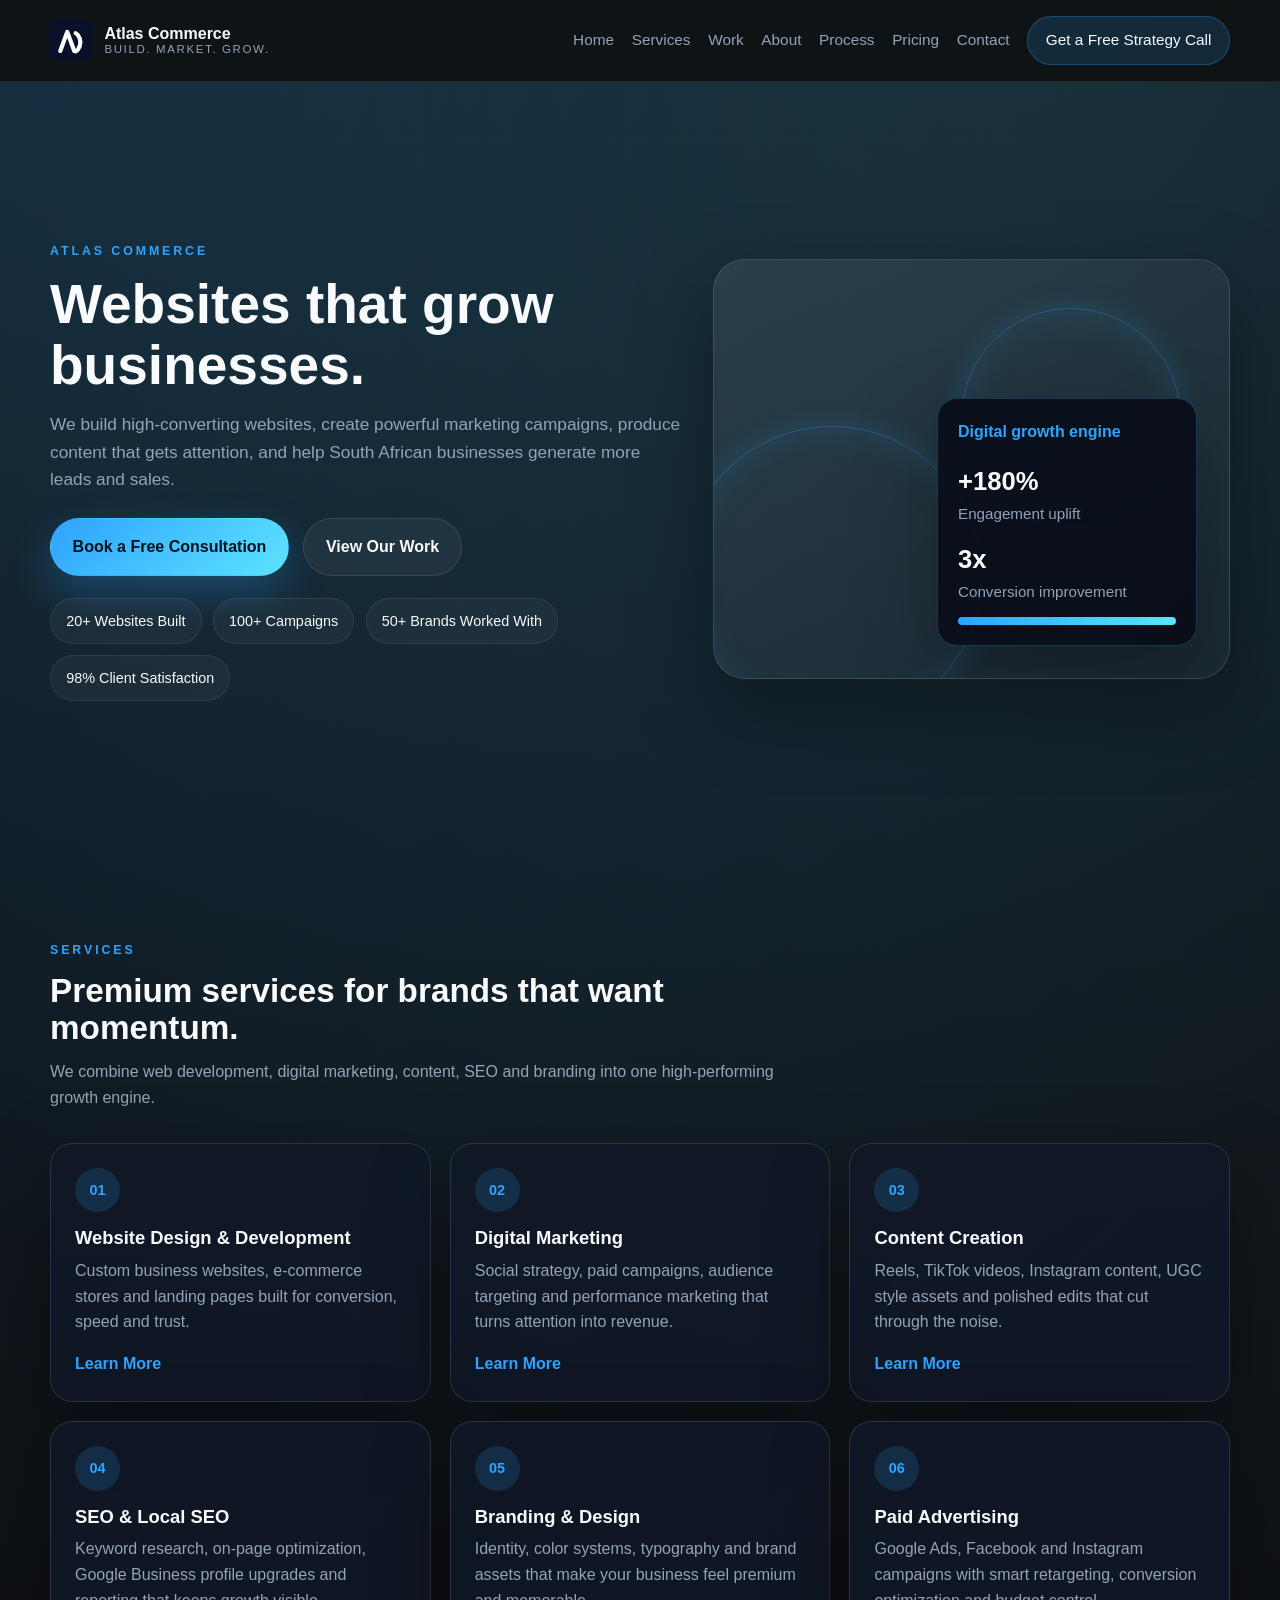
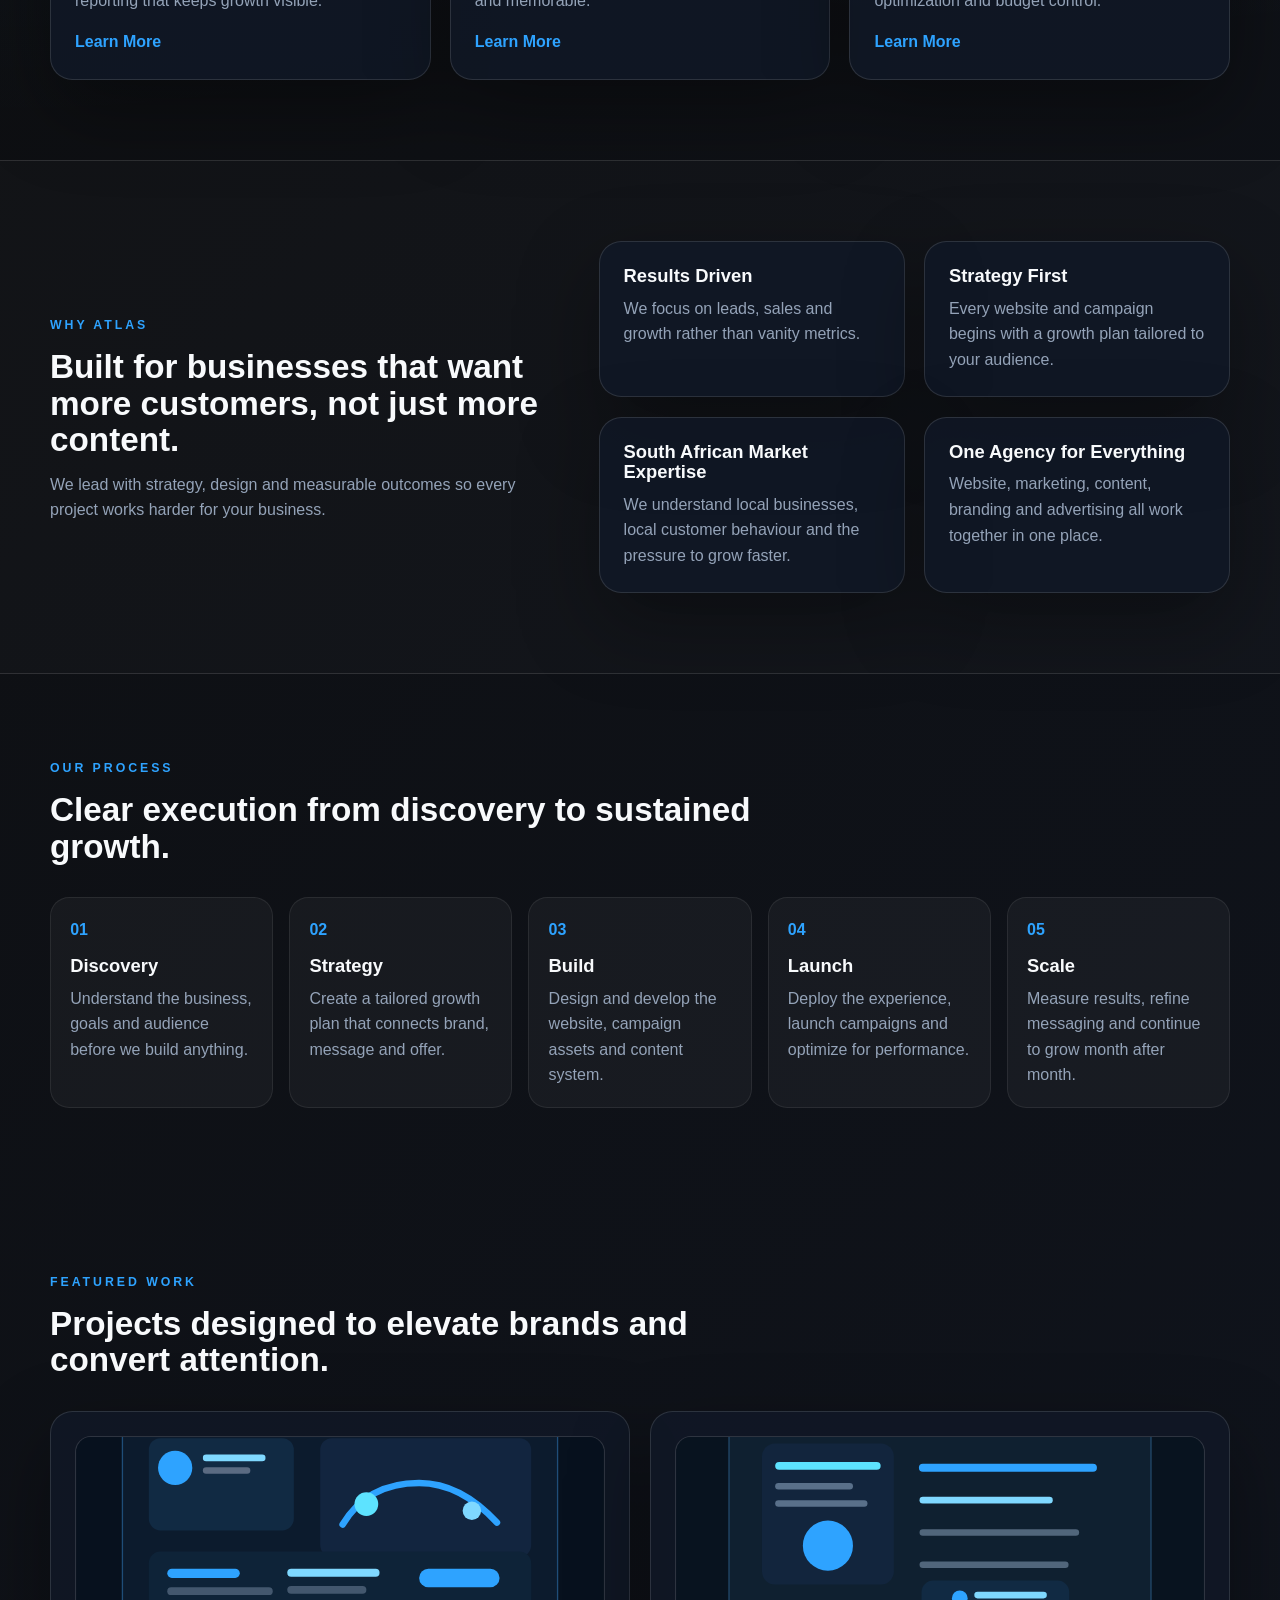
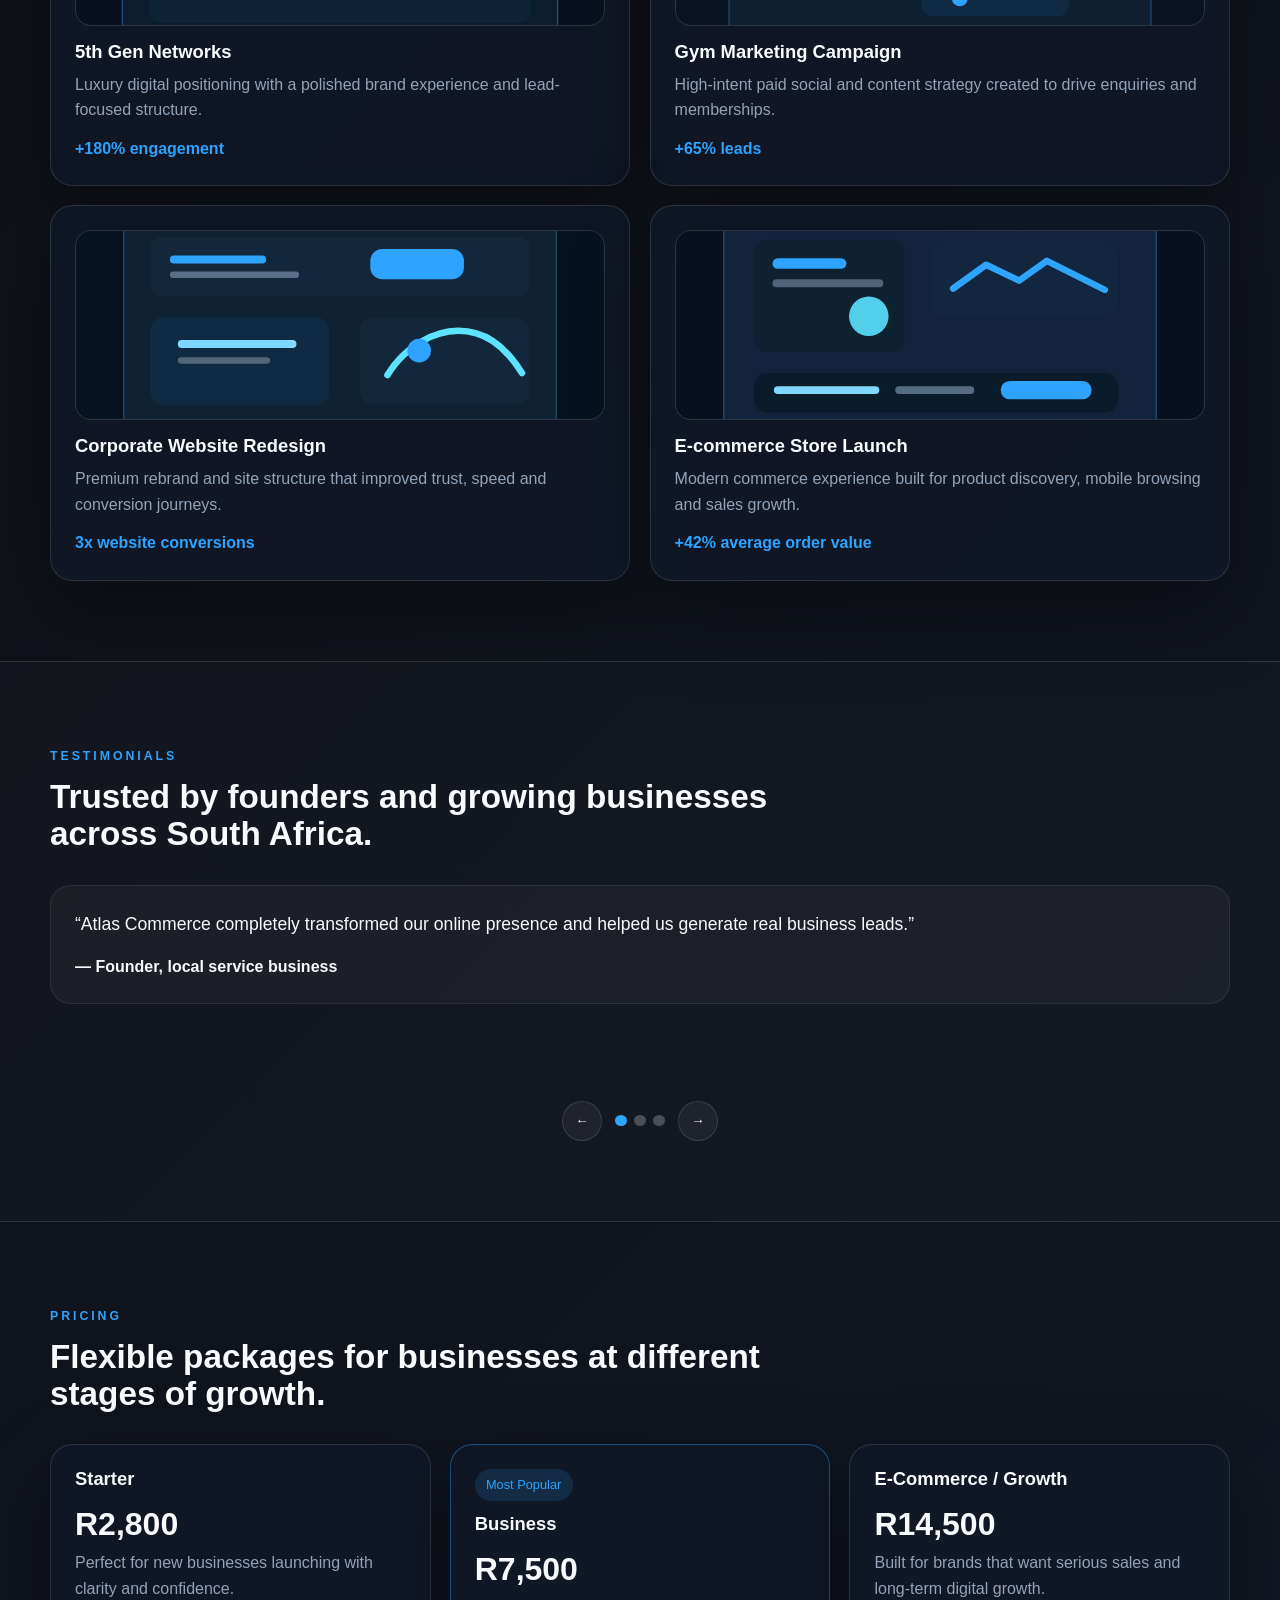
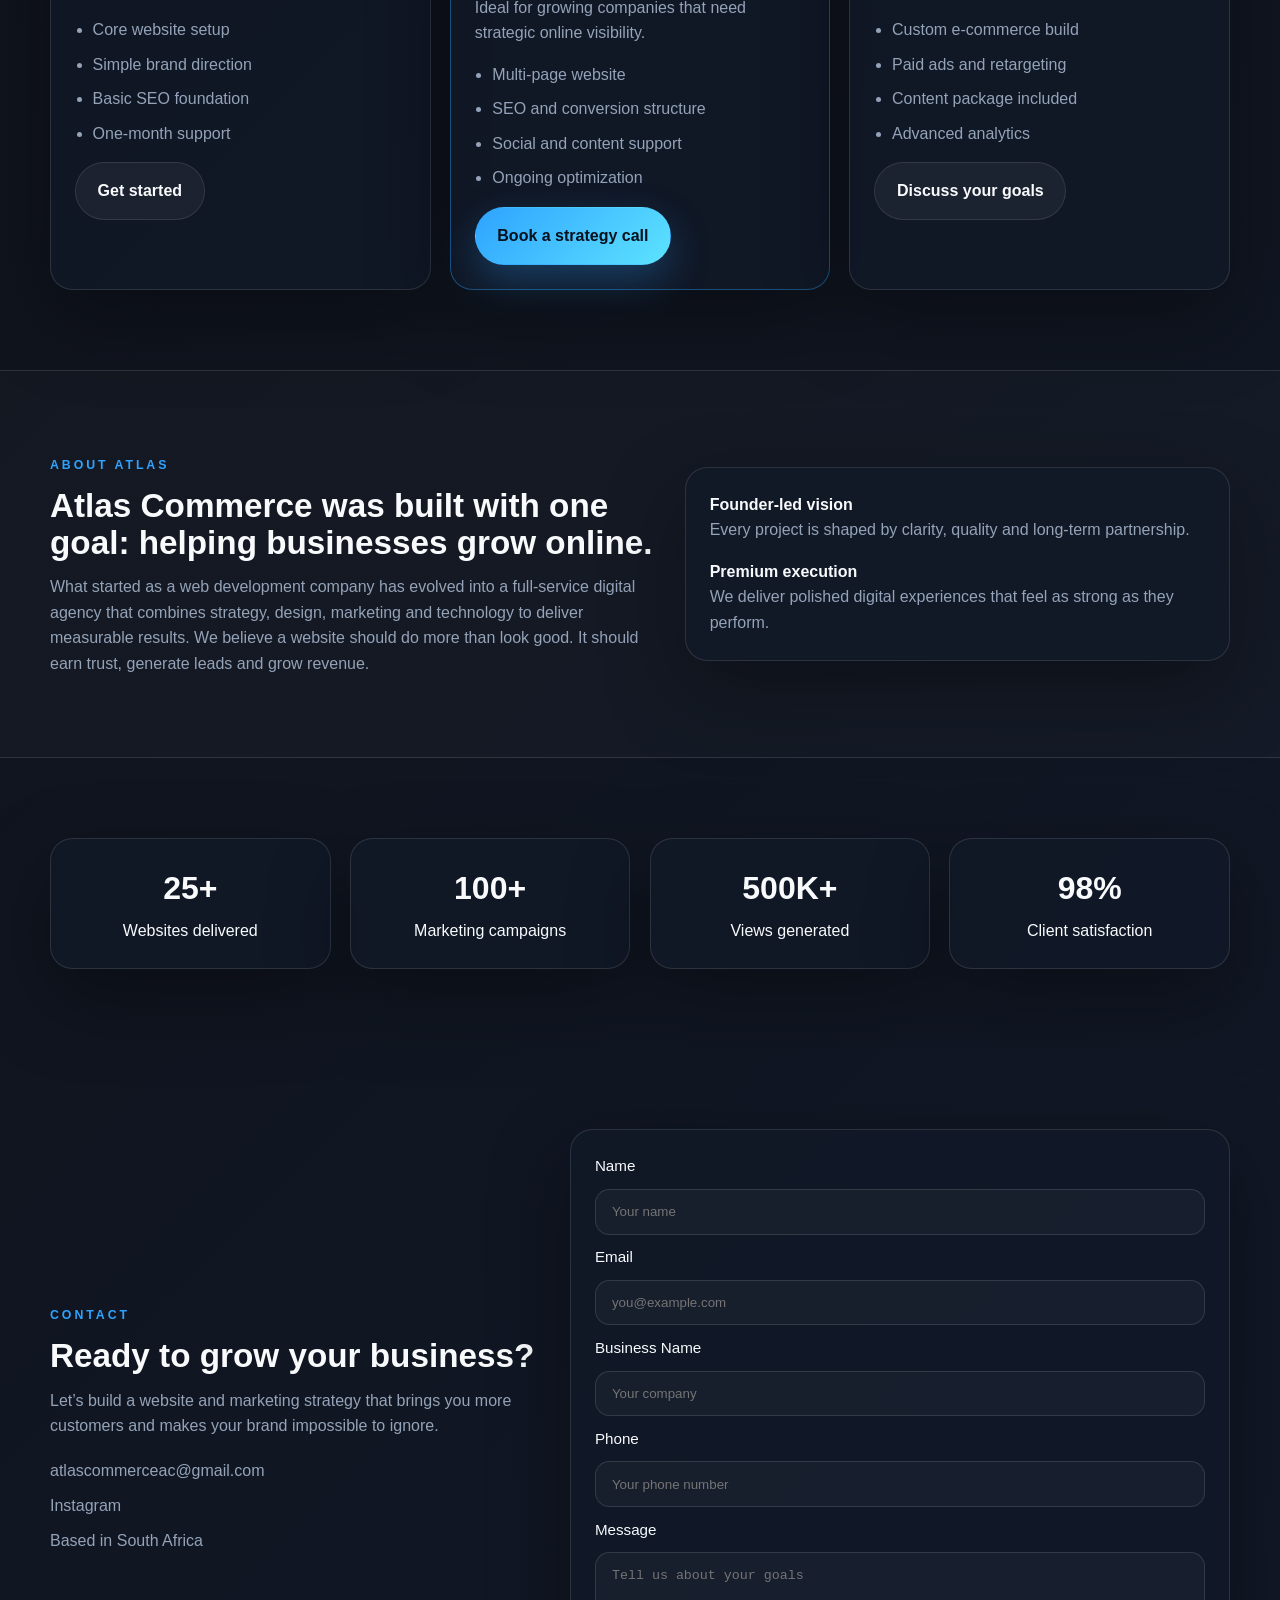
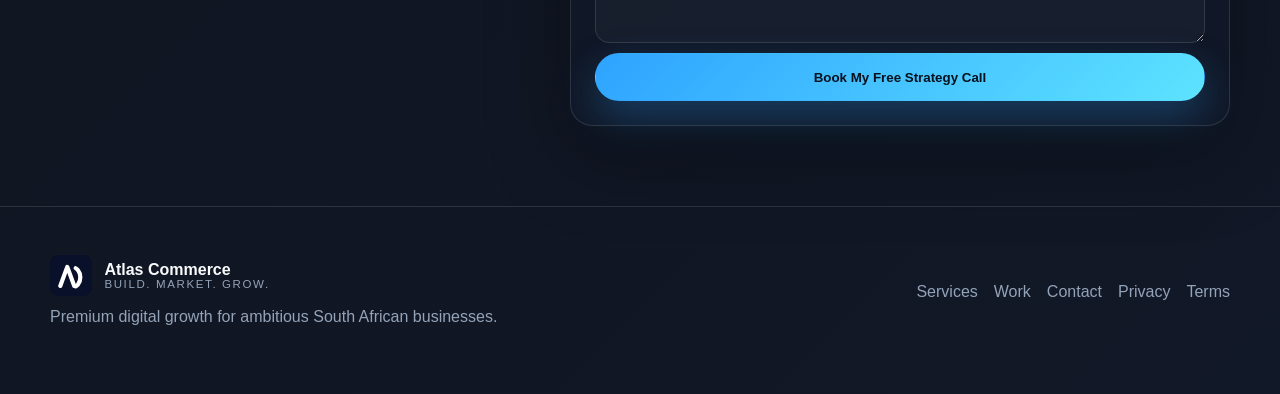
<file: index.html>
<!DOCTYPE html>
<html lang="en">
<head>
  <meta charset="UTF-8" />
  <meta name="viewport" content="width=device-width, initial-scale=1.0" />
  <title>Atlas Commerce | Digital Growth Agency for South Africa</title>
  <meta name="description" content="Atlas Commerce helps South African businesses get more customers through websites, digital marketing, content creation, SEO, branding and paid advertising." />
  <meta name="keywords" content="web design South Africa, digital marketing South Africa, website development Pretoria, SEO services South Africa, social media marketing agency, content creation agency, Google Ads South Africa, Facebook advertising agency" />
  <meta name="author" content="Atlas Commerce" />
  <meta name="robots" content="index, follow" />
  <meta name="theme-color" content="#0D0D0D" />
  <meta name="color-scheme" content="dark" />
  <link rel="canonical" href="https://atlascommerce.co.za/" />
  <link rel="stylesheet" href="assets/css/styles.css" />
  <link rel="icon" href="favicon.svg" type="image/svg+xml" />
  <link rel="apple-touch-icon" href="favicon.svg" />
  <script type="application/ld+json">
  {
    "@context": "https://schema.org",
    "@type": "Organization",
    "name": "Atlas Commerce",
    "url": "https://atlascommerce.co.za",
    "description": "Atlas Commerce helps South African businesses get more customers through websites, digital marketing, content creation, SEO, branding and paid advertising.",
    "address": {
      "@type": "PostalAddress",
      "addressCountry": "ZA"
    },
    "contactPoint": {
      "@type": "ContactPoint",
      "contactType": "Sales",
      "email": "atlascommerceac@gmail.com"
    }
  }
  </script>
</head>
<body>
  <div class="page-shell">
    <header class="site-header">
      <div class="container header-inner">
        <a class="brand" href="index.html">
          <img src="assets/images/logo.svg" alt="Atlas Commerce logo" class="brand-logo" />
          <div class="brand-text">
            <span>Atlas Commerce</span>
            <small>Build. Market. Grow.</small>
          </div>
        </a>
        <button class="nav-toggle" aria-label="Toggle navigation" aria-controls="site-navigation" aria-expanded="false">
          <span></span><span></span><span></span>
        </button>
        <nav id="site-navigation" class="site-nav">
          <a href="index.html#top">Home</a>
          <a href="index.html#services">Services</a>
          <a href="index.html#work">Work</a>
          <a href="index.html#about">About</a>
          <a href="index.html#process">Process</a>
          <a href="index.html#pricing">Pricing</a>
          <a href="contact.html">Contact</a>
          <a class="nav-cta" href="contact.html">Get a Free Strategy Call</a>
        </nav>
      </div>
    </header>

    <main id="top">
      <section class="hero section-large">
        <div class="container hero-grid">
          <div class="hero-copy reveal">
            <span class="eyebrow">Atlas Commerce</span>
            <h1>Websites that grow businesses.</h1>
            <p>We build high-converting websites, create powerful marketing campaigns, produce content that gets attention, and help South African businesses generate more leads and sales.</p>
            <div class="hero-actions">
              <a class="btn btn-primary" href="contact.html">Book a Free Consultation</a>
              <a class="btn btn-secondary" href="#work">View Our Work</a>
            </div>
            <div class="trust-row">
              <span class="trust-pill">20+ Websites Built</span>
              <span class="trust-pill">100+ Campaigns</span>
              <span class="trust-pill">50+ Brands Worked With</span>
              <span class="trust-pill">98% Client Satisfaction</span>
            </div>
          </div>
          <div class="hero-visual reveal">
            <div class="orbital-grid">
              <div class="glow-ring ring-1"></div>
              <div class="glow-ring ring-2"></div>
              <div class="visual-card">
                <div class="visual-card-header">Digital growth engine</div>
                <div class="visual-metric">
                  <strong>+180%</strong>
                  <span>Engagement uplift</span>
                </div>
                <div class="visual-metric">
                  <strong>3x</strong>
                  <span>Conversion improvement</span>
                </div>
                <div class="visual-bar"></div>
              </div>
            </div>
          </div>
        </div>
      </section>

      <section class="section-large container" id="services">
        <div class="section-heading reveal">
          <span class="eyebrow">Services</span>
          <h2>Premium services for brands that want momentum.</h2>
          <p>We combine web development, digital marketing, content, SEO and branding into one high-performing growth engine.</p>
        </div>
        <div class="service-grid">
          <article class="service-card reveal">
            <div class="service-icon">01</div>
            <h3>Website Design & Development</h3>
            <p>Custom business websites, e-commerce stores and landing pages built for conversion, speed and trust.</p>
            <a href="design.html" class="card-link">Learn More</a>
          </article>
          <article class="service-card reveal">
            <div class="service-icon">02</div>
            <h3>Digital Marketing</h3>
            <p>Social strategy, paid campaigns, audience targeting and performance marketing that turns attention into revenue.</p>
            <a href="contact.html" class="card-link">Learn More</a>
          </article>
          <article class="service-card reveal">
            <div class="service-icon">03</div>
            <h3>Content Creation</h3>
            <p>Reels, TikTok videos, Instagram content, UGC style assets and polished edits that cut through the noise.</p>
            <a href="contact.html" class="card-link">Learn More</a>
          </article>
          <article class="service-card reveal">
            <div class="service-icon">04</div>
            <h3>SEO & Local SEO</h3>
            <p>Keyword research, on-page optimization, Google Business profile upgrades and reporting that keeps growth visible.</p>
            <a href="contact.html" class="card-link">Learn More</a>
          </article>
          <article class="service-card reveal">
            <div class="service-icon">05</div>
            <h3>Branding & Design</h3>
            <p>Identity, color systems, typography and brand assets that make your business feel premium and memorable.</p>
            <a href="contact.html" class="card-link">Learn More</a>
          </article>
          <article class="service-card reveal">
            <div class="service-icon">06</div>
            <h3>Paid Advertising</h3>
            <p>Google Ads, Facebook and Instagram campaigns with smart retargeting, conversion optimization and budget control.</p>
            <a href="contact.html" class="card-link">Learn More</a>
          </article>
        </div>
      </section>

      <section class="section-large section-alt">
        <div class="container why-grid">
          <div class="reveal">
            <span class="eyebrow">Why Atlas</span>
            <h2>Built for businesses that want more customers, not just more content.</h2>
            <p>We lead with strategy, design and measurable outcomes so every project works harder for your business.</p>
          </div>
          <div class="feature-grid">
            <article class="feature-card reveal">
              <h3>Results Driven</h3>
              <p>We focus on leads, sales and growth rather than vanity metrics.</p>
            </article>
            <article class="feature-card reveal">
              <h3>Strategy First</h3>
              <p>Every website and campaign begins with a growth plan tailored to your audience.</p>
            </article>
            <article class="feature-card reveal">
              <h3>South African Market Expertise</h3>
              <p>We understand local businesses, local customer behaviour and the pressure to grow faster.</p>
            </article>
            <article class="feature-card reveal">
              <h3>One Agency for Everything</h3>
              <p>Website, marketing, content, branding and advertising all work together in one place.</p>
            </article>
          </div>
        </div>
      </section>

      <section class="section-large container" id="process">
        <div class="section-heading reveal">
          <span class="eyebrow">Our Process</span>
          <h2>Clear execution from discovery to sustained growth.</h2>
        </div>
        <div class="process-timeline">
          <article class="process-step reveal">
            <span>01</span>
            <h3>Discovery</h3>
            <p>Understand the business, goals and audience before we build anything.</p>
          </article>
          <article class="process-step reveal">
            <span>02</span>
            <h3>Strategy</h3>
            <p>Create a tailored growth plan that connects brand, message and offer.</p>
          </article>
          <article class="process-step reveal">
            <span>03</span>
            <h3>Build</h3>
            <p>Design and develop the website, campaign assets and content system.</p>
          </article>
          <article class="process-step reveal">
            <span>04</span>
            <h3>Launch</h3>
            <p>Deploy the experience, launch campaigns and optimize for performance.</p>
          </article>
          <article class="process-step reveal">
            <span>05</span>
            <h3>Scale</h3>
            <p>Measure results, refine messaging and continue to grow month after month.</p>
          </article>
        </div>
      </section>

      <section class="section-large container" id="work">
        <div class="section-heading reveal">
          <span class="eyebrow">Featured Work</span>
          <h2>Projects designed to elevate brands and convert attention.</h2>
        </div>
        <div class="portfolio-grid">
          <article class="portfolio-card reveal">
            <div class="portfolio-visual">
              <img src="assets/images/portfolio-1.svg" alt="Luxury digital growth showcase for 5th Gen Networks" />
            </div>
            <div class="portfolio-copy">
              <h3>5th Gen Networks</h3>
              <p>Luxury digital positioning with a polished brand experience and lead-focused structure.</p>
              <span>+180% engagement</span>
            </div>
          </article>
          <article class="portfolio-card reveal">
            <div class="portfolio-visual">
              <img src="assets/images/portfolio-2.svg" alt="Campaign dashboard concept for a gym marketing campaign" />
            </div>
            <div class="portfolio-copy">
              <h3>Gym Marketing Campaign</h3>
              <p>High-intent paid social and content strategy created to drive enquiries and memberships.</p>
              <span>+65% leads</span>
            </div>
          </article>
          <article class="portfolio-card reveal">
            <div class="portfolio-visual">
              <img src="assets/images/portfolio-3.svg" alt="Corporate website redesign concept with growth-focused visuals" />
            </div>
            <div class="portfolio-copy">
              <h3>Corporate Website Redesign</h3>
              <p>Premium rebrand and site structure that improved trust, speed and conversion journeys.</p>
              <span>3x website conversions</span>
            </div>
          </article>
          <article class="portfolio-card reveal">
            <div class="portfolio-visual">
              <img src="assets/images/portfolio-4.svg" alt="E-commerce store launch concept with conversion-focused product visuals" />
            </div>
            <div class="portfolio-copy">
              <h3>E-commerce Store Launch</h3>
              <p>Modern commerce experience built for product discovery, mobile browsing and sales growth.</p>
              <span>+42% average order value</span>
            </div>
          </article>
        </div>
      </section>

      <section class="section-large section-alt">
        <div class="container">
          <div class="section-heading reveal">
            <span class="eyebrow">Testimonials</span>
            <h2>Trusted by founders and growing businesses across South Africa.</h2>
          </div>
          <div class="testimonial-carousel reveal">
            <div class="testimonial-track">
              <article class="testimonial-card active">
                <p>“Atlas Commerce completely transformed our online presence and helped us generate real business leads.”</p>
                <strong>— Founder, local service business</strong>
              </article>
              <article class="testimonial-card">
                <p>“Our new website and marketing campaign paid for itself within weeks.”</p>
                <strong>— Director, retail brand</strong>
              </article>
              <article class="testimonial-card">
                <p>“Professional, creative and results focused. They felt like a true growth partner.”</p>
                <strong>— Owner, hospitality brand</strong>
              </article>
            </div>
            <div class="testimonial-controls">
              <button class="testimonial-nav" type="button" data-direction="prev" aria-label="Previous testimonial">←</button>
              <div class="dot-group" aria-label="Testimonials"></div>
              <button class="testimonial-nav" type="button" data-direction="next" aria-label="Next testimonial">→</button>
            </div>
          </div>
        </div>
      </section>

      <section class="section-large container" id="pricing">
        <div class="section-heading reveal">
          <span class="eyebrow">Pricing</span>
          <h2>Flexible packages for businesses at different stages of growth.</h2>
        </div>
        <div class="pricing-grid">
          <article class="pricing-card reveal">
            <h3>Starter</h3>
            <div class="price">R2,800</div>
            <p>Perfect for new businesses launching with clarity and confidence.</p>
            <ul>
              <li>Core website setup</li>
              <li>Simple brand direction</li>
              <li>Basic SEO foundation</li>
              <li>One-month support</li>
            </ul>
            <a class="btn btn-secondary" href="contact.html">Get started</a>
          </article>
          <article class="pricing-card featured reveal">
            <div class="badge">Most Popular</div>
            <h3>Business</h3>
            <div class="price">R7,500</div>
            <p>Ideal for growing companies that need strategic online visibility.</p>
            <ul>
              <li>Multi-page website</li>
              <li>SEO and conversion structure</li>
              <li>Social and content support</li>
              <li>Ongoing optimization</li>
            </ul>
            <a class="btn btn-primary" href="contact.html">Book a strategy call</a>
          </article>
          <article class="pricing-card reveal">
            <h3>E-Commerce / Growth</h3>
            <div class="price">R14,500</div>
            <p>Built for brands that want serious sales and long-term digital growth.</p>
            <ul>
              <li>Custom e-commerce build</li>
              <li>Paid ads and retargeting</li>
              <li>Content package included</li>
              <li>Advanced analytics</li>
            </ul>
            <a class="btn btn-secondary" href="contact.html">Discuss your goals</a>
          </article>
        </div>
      </section>

      <section class="section-large section-alt" id="about">
        <div class="container about-grid">
          <div class="reveal">
            <span class="eyebrow">About Atlas</span>
            <h2>Atlas Commerce was built with one goal: helping businesses grow online.</h2>
            <p>What started as a web development company has evolved into a full-service digital agency that combines strategy, design, marketing and technology to deliver measurable results. We believe a website should do more than look good. It should earn trust, generate leads and grow revenue.</p>
          </div>
          <div class="about-panel reveal">
            <div class="about-stack">
              <div>
                <strong>Founder-led vision</strong>
                <p>Every project is shaped by clarity, quality and long-term partnership.</p>
              </div>
              <div>
                <strong>Premium execution</strong>
                <p>We deliver polished digital experiences that feel as strong as they perform.</p>
              </div>
            </div>
          </div>
        </div>
      </section>

      <section class="section-large container">
        <div class="metrics-grid reveal">
          <div class="metric-card">
            <strong>25+</strong>
            <span>Websites delivered</span>
          </div>
          <div class="metric-card">
            <strong>100+</strong>
            <span>Marketing campaigns</span>
          </div>
          <div class="metric-card">
            <strong>500K+</strong>
            <span>Views generated</span>
          </div>
          <div class="metric-card">
            <strong>98%</strong>
            <span>Client satisfaction</span>
          </div>
        </div>
      </section>

      <section class="section-large container" id="contact">
        <div class="contact-wrap reveal">
          <div class="contact-copy">
            <span class="eyebrow">Contact</span>
            <h2>Ready to grow your business?</h2>
            <p>Let’s build a website and marketing strategy that brings you more customers and makes your brand impossible to ignore.</p>
            <div class="contact-list">
              <a href="mailto:atlascommerceac@gmail.com">atlascommerceac@gmail.com</a>
              <a href="https://instagram.com/atlas.commerce.ac" target="_blank" rel="noopener">Instagram</a>
              <span>Based in South Africa</span>
            </div>
          </div>
          <form class="contact-card" action="https://formspree.io/f/xredelbd" method="POST">
            <label for="name">Name</label>
            <input id="name" name="name" type="text" placeholder="Your name" required />
            <label for="email">Email</label>
            <input id="email" name="email" type="email" placeholder="you@example.com" required />
            <label for="business">Business Name</label>
            <input id="business" name="business" type="text" placeholder="Your company" />
            <label for="phone">Phone</label>
            <input id="phone" name="phone" type="tel" placeholder="Your phone number" />
            <label for="message">Message</label>
            <textarea id="message" name="message" rows="4" placeholder="Tell us about your goals" required></textarea>
            <button class="btn btn-primary" type="submit">Book My Free Strategy Call</button>
          </form>
        </div>
      </section>
    </main>

    <footer class="site-footer">
      <div class="container footer-grid">
        <div>
          <a class="brand" href="index.html">
            <img src="assets/images/logo.svg" alt="Atlas Commerce logo" class="brand-logo" />
            <div class="brand-text">
              <span>Atlas Commerce</span>
              <small>Build. Market. Grow.</small>
            </div>
          </a>
          <p>Premium digital growth for ambitious South African businesses.</p>
        </div>
        <div class="footer-links">
          <a href="design.html">Services</a>
          <a href="portfolio.html">Work</a>
          <a href="contact.html">Contact</a>
          <a href="privacy.html">Privacy</a>
          <a href="terms.html">Terms</a>
        </div>
      </div>
    </footer>
  </div>
  <script src="assets/js/main.js"></script>
</body>
</html>
</file>
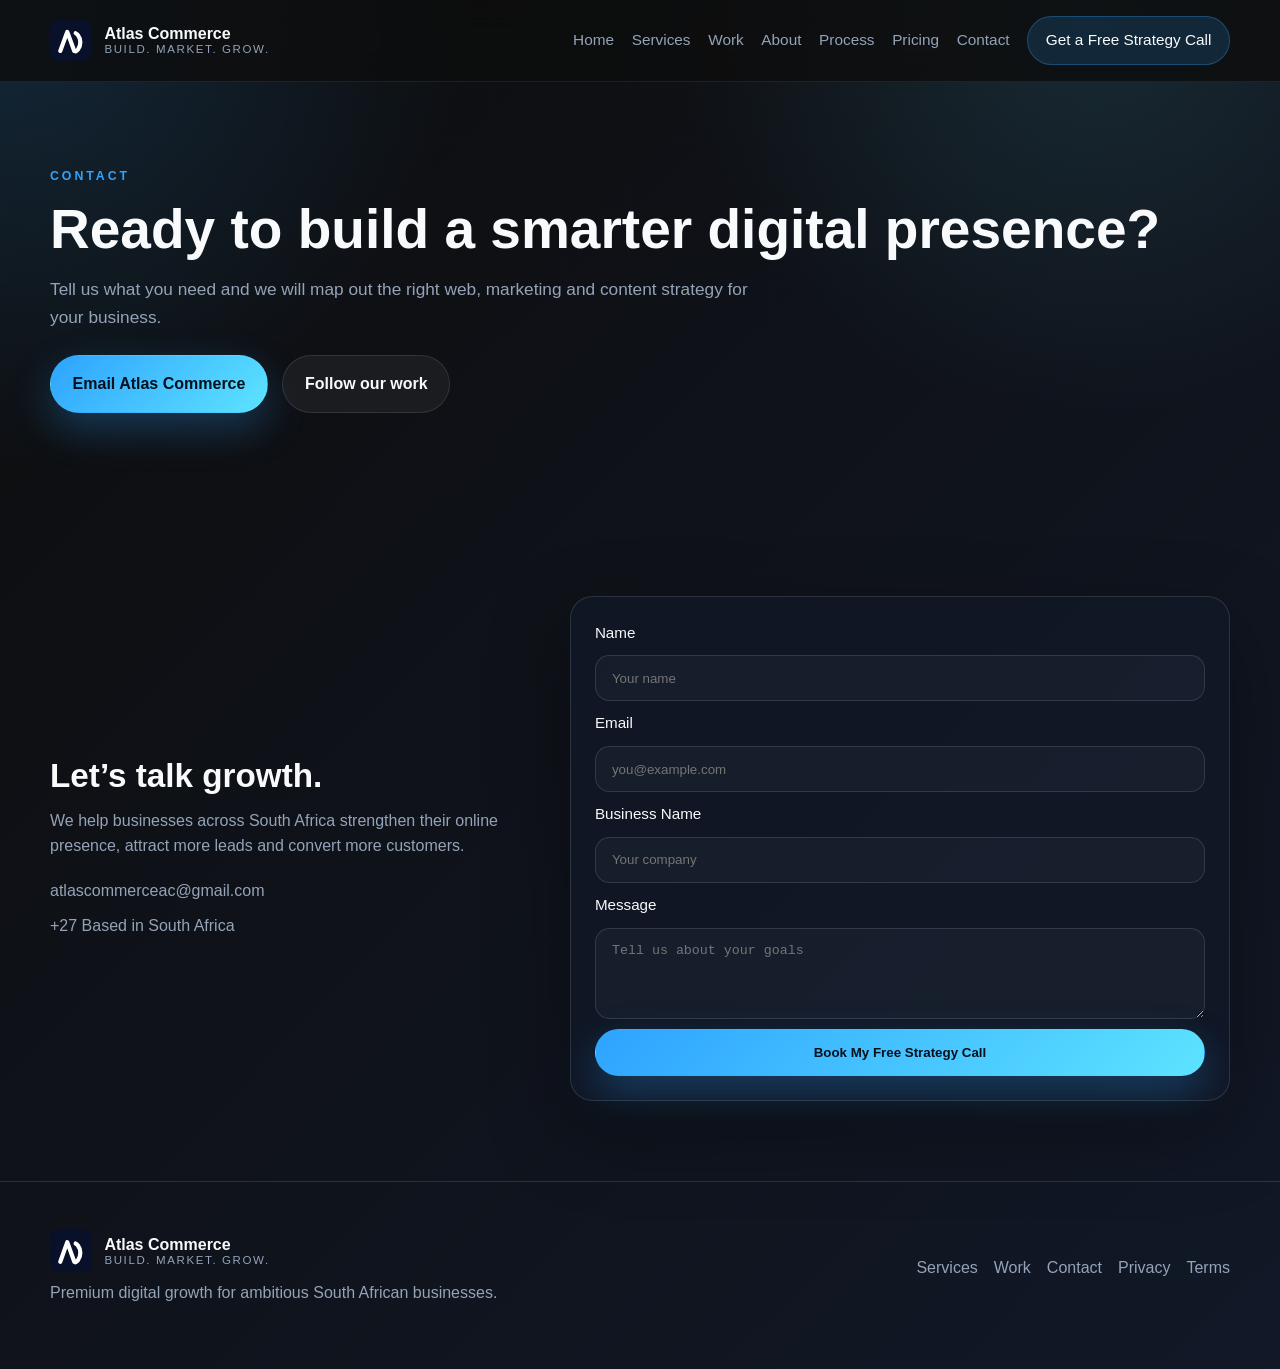
<file: contact.html>
<!DOCTYPE html>
<html lang="en">
<head>
  <meta charset="UTF-8" />
  <meta name="viewport" content="width=device-width, initial-scale=1.0" />
  <title>Contact Atlas Commerce | Digital Growth Agency South Africa</title>
  <meta name="description" content="Let Atlas Commerce build your website, run your marketing and grow your business with strategy-first digital services in South Africa." />
  <meta name="keywords" content="digital marketing South Africa, web design South Africa, SEO services South Africa, social media marketing agency" />
  <meta name="author" content="Atlas Commerce" />
  <meta name="robots" content="index, follow" />
  <meta name="theme-color" content="#0D0D0D" />
  <link rel="canonical" href="https://atlascommerce.co.za/contact.html" />
  <link rel="stylesheet" href="assets/css/styles.css" />
  <link rel="icon" href="favicon.svg" type="image/svg+xml" />
</head>
<body>
  <div class="page-shell">
    <header class="site-header">
      <div class="container header-inner">
        <a class="brand" href="index.html">
          <img src="assets/images/logo.svg" alt="Atlas Commerce logo" class="brand-logo" />
          <div class="brand-text">
            <span>Atlas Commerce</span>
            <small>Build. Market. Grow.</small>
          </div>
        </a>
        <button class="nav-toggle" aria-label="Toggle navigation" aria-controls="site-navigation" aria-expanded="false">
          <span></span><span></span><span></span>
        </button>
        <nav id="site-navigation" class="site-nav">
          <a href="index.html#top">Home</a>
          <a href="index.html#services">Services</a>
          <a href="index.html#work">Work</a>
          <a href="index.html#about">About</a>
          <a href="index.html#process">Process</a>
          <a href="index.html#pricing">Pricing</a>
          <a href="contact.html">Contact</a>
          <a class="nav-cta" href="contact.html">Get a Free Strategy Call</a>
        </nav>
      </div>
    </header>

    <main>
      <section class="section-large container">
        <div class="hero-copy reveal">
          <span class="eyebrow">Contact</span>
          <h1>Ready to build a smarter digital presence?</h1>
          <p>Tell us what you need and we will map out the right web, marketing and content strategy for your business.</p>
          <div class="hero-actions">
            <a class="btn btn-primary" href="mailto:atlascommerceac@gmail.com">Email Atlas Commerce</a>
            <a class="btn btn-secondary" href="https://instagram.com/atlas.commerce.ac" target="_blank" rel="noopener">Follow our work</a>
          </div>
        </div>
      </section>

      <section class="section-large container">
        <div class="contact-wrap reveal">
          <div class="contact-copy">
            <h2>Let’s talk growth.</h2>
            <p>We help businesses across South Africa strengthen their online presence, attract more leads and convert more customers.</p>
            <div class="contact-list">
              <a href="mailto:atlascommerceac@gmail.com">atlascommerceac@gmail.com</a>
              <span>+27 Based in South Africa</span>
            </div>
          </div>
          <form class="contact-card" action="https://formspree.io/f/xredelbd" method="POST">
            <label for="name">Name</label>
            <input id="name" name="name" type="text" placeholder="Your name" required />
            <label for="email">Email</label>
            <input id="email" name="email" type="email" placeholder="you@example.com" required />
            <label for="business">Business Name</label>
            <input id="business" name="business" type="text" placeholder="Your company" />
            <label for="message">Message</label>
            <textarea id="message" name="message" rows="4" placeholder="Tell us about your goals" required></textarea>
            <button class="btn btn-primary" type="submit">Book My Free Strategy Call</button>
          </form>
        </div>
      </section>
    </main>

    <footer class="site-footer">
      <div class="container footer-grid">
        <div>
          <a class="brand" href="index.html">
            <img src="assets/images/logo.svg" alt="Atlas Commerce logo" class="brand-logo" />
            <div class="brand-text">
              <span>Atlas Commerce</span>
              <small>Build. Market. Grow.</small>
            </div>
          </a>
          <p>Premium digital growth for ambitious South African businesses.</p>
        </div>
        <div class="footer-links">
          <a href="design.html">Services</a>
          <a href="portfolio.html">Work</a>
          <a href="contact.html">Contact</a>
          <a href="privacy.html">Privacy</a>
          <a href="terms.html">Terms</a>
        </div>
      </div>
    </footer>
  </div>
  <script src="assets/js/main.js"></script>
</body>
</html>
</file>
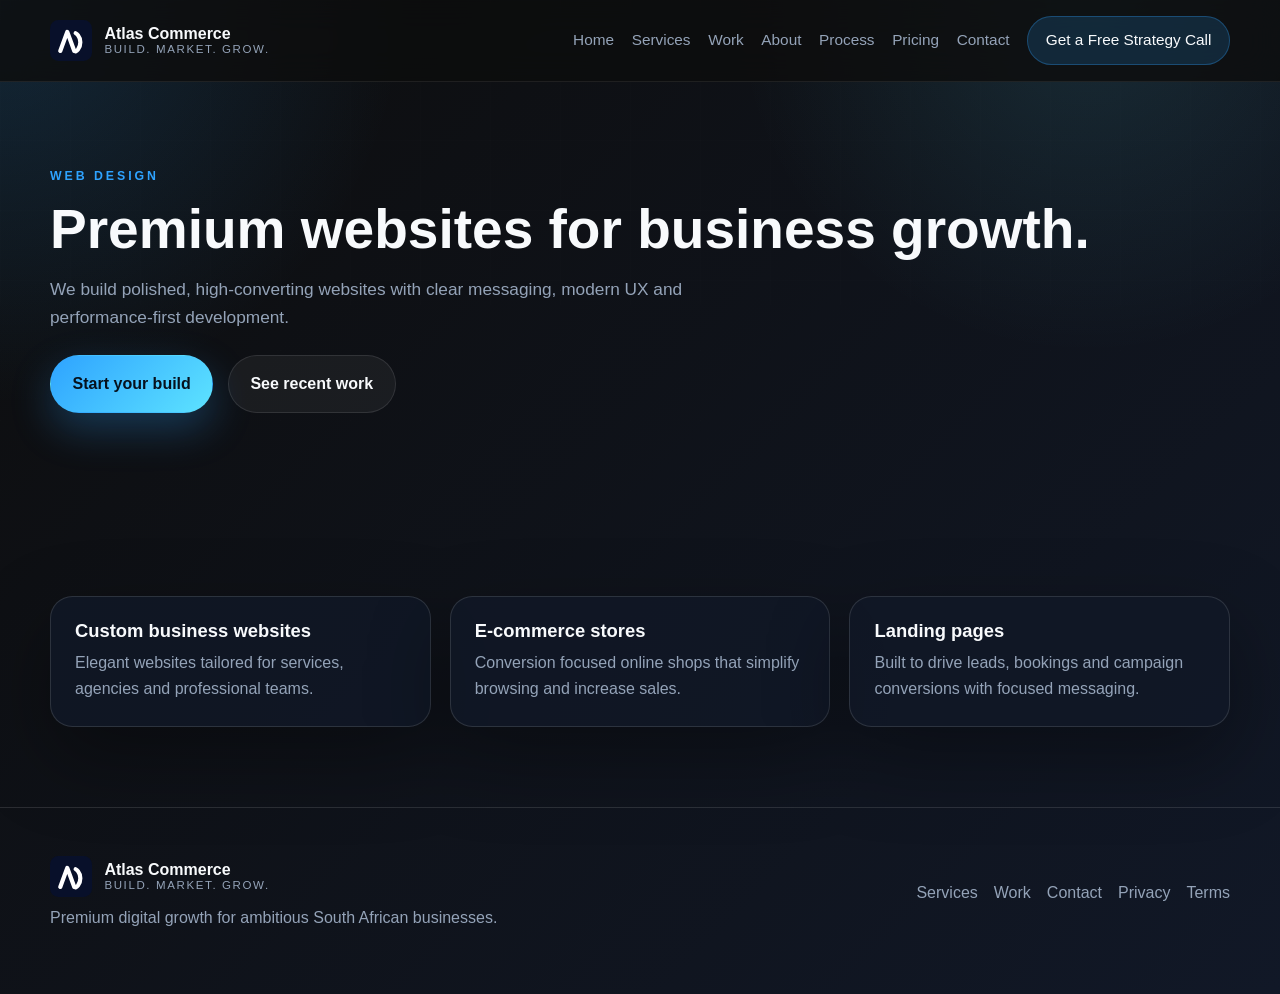
<file: design.html>
<!DOCTYPE html>
<html lang="en">
<head>
  <meta charset="UTF-8" />
  <meta name="viewport" content="width=device-width, initial-scale=1.0" />
  <title>Website Design & Development | Atlas Commerce</title>
  <meta name="description" content="Atlas Commerce creates premium websites and landing pages for South African businesses that want to convert more visitors into customers." />
  <meta name="keywords" content="web design South Africa, website development Pretoria, website development South Africa, custom website design" />
  <meta name="author" content="Atlas Commerce" />
  <meta name="robots" content="index, follow" />
  <meta name="theme-color" content="#0D0D0D" />
  <link rel="canonical" href="https://atlascommerce.co.za/design.html" />
  <link rel="stylesheet" href="assets/css/styles.css" />
  <link rel="icon" href="favicon.svg" type="image/svg+xml" />
</head>
<body>
  <div class="page-shell">
    <header class="site-header">
      <div class="container header-inner">
        <a class="brand" href="index.html">
          <img src="assets/images/logo.svg" alt="Atlas Commerce logo" class="brand-logo" />
          <div class="brand-text">
            <span>Atlas Commerce</span>
            <small>Build. Market. Grow.</small>
          </div>
        </a>
        <button class="nav-toggle" aria-label="Toggle navigation" aria-controls="site-navigation" aria-expanded="false">
          <span></span><span></span><span></span>
        </button>
        <nav id="site-navigation" class="site-nav">
          <a href="index.html#top">Home</a>
          <a href="index.html#services">Services</a>
          <a href="index.html#work">Work</a>
          <a href="index.html#about">About</a>
          <a href="index.html#process">Process</a>
          <a href="index.html#pricing">Pricing</a>
          <a href="contact.html">Contact</a>
          <a class="nav-cta" href="contact.html">Get a Free Strategy Call</a>
        </nav>
      </div>
    </header>

    <main>
      <section class="section-large container">
        <div class="hero-copy reveal">
          <span class="eyebrow">Web Design</span>
          <h1>Premium websites for business growth.</h1>
          <p>We build polished, high-converting websites with clear messaging, modern UX and performance-first development.</p>
          <div class="hero-actions">
            <a class="btn btn-primary" href="contact.html">Start your build</a>
            <a class="btn btn-secondary" href="portfolio.html">See recent work</a>
          </div>
        </div>
      </section>

      <section class="section-large container">
        <div class="service-grid">
          <article class="service-card reveal">
            <h3>Custom business websites</h3>
            <p>Elegant websites tailored for services, agencies and professional teams.</p>
          </article>
          <article class="service-card reveal">
            <h3>E-commerce stores</h3>
            <p>Conversion focused online shops that simplify browsing and increase sales.</p>
          </article>
          <article class="service-card reveal">
            <h3>Landing pages</h3>
            <p>Built to drive leads, bookings and campaign conversions with focused messaging.</p>
          </article>
        </div>
      </section>
    </main>

    <footer class="site-footer">
      <div class="container footer-grid">
        <div>
          <a class="brand" href="index.html">
            <img src="assets/images/logo.svg" alt="Atlas Commerce logo" class="brand-logo" />
            <div class="brand-text">
              <span>Atlas Commerce</span>
              <small>Build. Market. Grow.</small>
            </div>
          </a>
          <p>Premium digital growth for ambitious South African businesses.</p>
        </div>
        <div class="footer-links">
          <a href="design.html">Services</a>
          <a href="portfolio.html">Work</a>
          <a href="contact.html">Contact</a>
          <a href="privacy.html">Privacy</a>
          <a href="terms.html">Terms</a>
        </div>
      </div>
    </footer>
  </div>
  <script src="assets/js/main.js"></script>
</body>
</html>
</file>
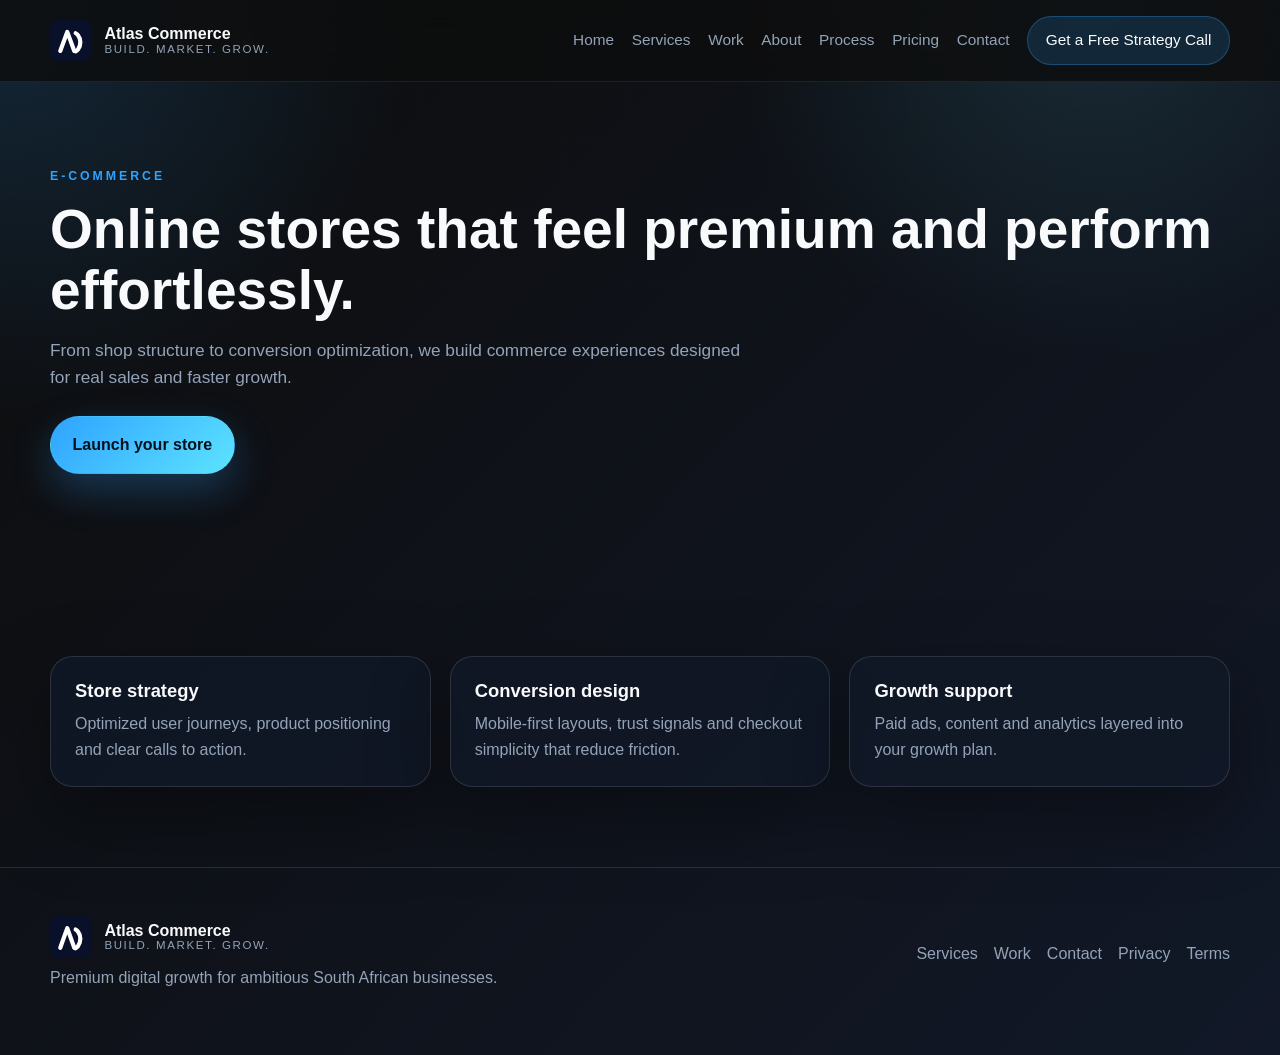
<file: ecommerce.html>
<!DOCTYPE html>
<html lang="en">
<head>
  <meta charset="UTF-8" />
  <meta name="viewport" content="width=device-width, initial-scale=1.0" />
  <title>E-commerce Growth | Atlas Commerce</title>
  <meta name="description" content="Atlas Commerce designs and launches premium e-commerce experiences that combine strategy, product storytelling and conversion-focused design." />
  <meta name="keywords" content="e-commerce South Africa, online store design, Shopify website South Africa, digital commerce agency" />
  <meta name="author" content="Atlas Commerce" />
  <meta name="robots" content="index, follow" />
  <meta name="theme-color" content="#0D0D0D" />
  <link rel="canonical" href="https://atlascommerce.co.za/ecommerce.html" />
  <link rel="stylesheet" href="assets/css/styles.css" />
  <link rel="icon" href="favicon.svg" type="image/svg+xml" />
</head>
<body>
  <div class="page-shell">
    <header class="site-header">
      <div class="container header-inner">
        <a class="brand" href="index.html">
          <img src="assets/images/logo.svg" alt="Atlas Commerce logo" class="brand-logo" />
          <div class="brand-text">
            <span>Atlas Commerce</span>
            <small>Build. Market. Grow.</small>
          </div>
        </a>
        <button class="nav-toggle" aria-label="Toggle navigation" aria-controls="site-navigation" aria-expanded="false">
          <span></span><span></span><span></span>
        </button>
        <nav id="site-navigation" class="site-nav">
          <a href="index.html#top">Home</a>
          <a href="index.html#services">Services</a>
          <a href="index.html#work">Work</a>
          <a href="index.html#about">About</a>
          <a href="index.html#process">Process</a>
          <a href="index.html#pricing">Pricing</a>
          <a href="contact.html">Contact</a>
          <a class="nav-cta" href="contact.html">Get a Free Strategy Call</a>
        </nav>
      </div>
    </header>

    <main>
      <section class="section-large container">
        <div class="hero-copy reveal">
          <span class="eyebrow">E-commerce</span>
          <h1>Online stores that feel premium and perform effortlessly.</h1>
          <p>From shop structure to conversion optimization, we build commerce experiences designed for real sales and faster growth.</p>
          <div class="hero-actions">
            <a class="btn btn-primary" href="contact.html">Launch your store</a>
          </div>
        </div>
      </section>

      <section class="section-large container">
        <div class="service-grid">
          <article class="service-card reveal">
            <h3>Store strategy</h3>
            <p>Optimized user journeys, product positioning and clear calls to action.</p>
          </article>
          <article class="service-card reveal">
            <h3>Conversion design</h3>
            <p>Mobile-first layouts, trust signals and checkout simplicity that reduce friction.</p>
          </article>
          <article class="service-card reveal">
            <h3>Growth support</h3>
            <p>Paid ads, content and analytics layered into your growth plan.</p>
          </article>
        </div>
      </section>
    </main>

    <footer class="site-footer">
      <div class="container footer-grid">
        <div>
          <a class="brand" href="index.html">
            <img src="assets/images/logo.svg" alt="Atlas Commerce logo" class="brand-logo" />
            <div class="brand-text">
              <span>Atlas Commerce</span>
              <small>Build. Market. Grow.</small>
            </div>
          </a>
          <p>Premium digital growth for ambitious South African businesses.</p>
        </div>
        <div class="footer-links">
          <a href="design.html">Services</a>
          <a href="portfolio.html">Work</a>
          <a href="contact.html">Contact</a>
          <a href="privacy.html">Privacy</a>
          <a href="terms.html">Terms</a>
        </div>
      </div>
    </footer>
  </div>
  <script src="assets/js/main.js"></script>
</body>
</html>
</file>
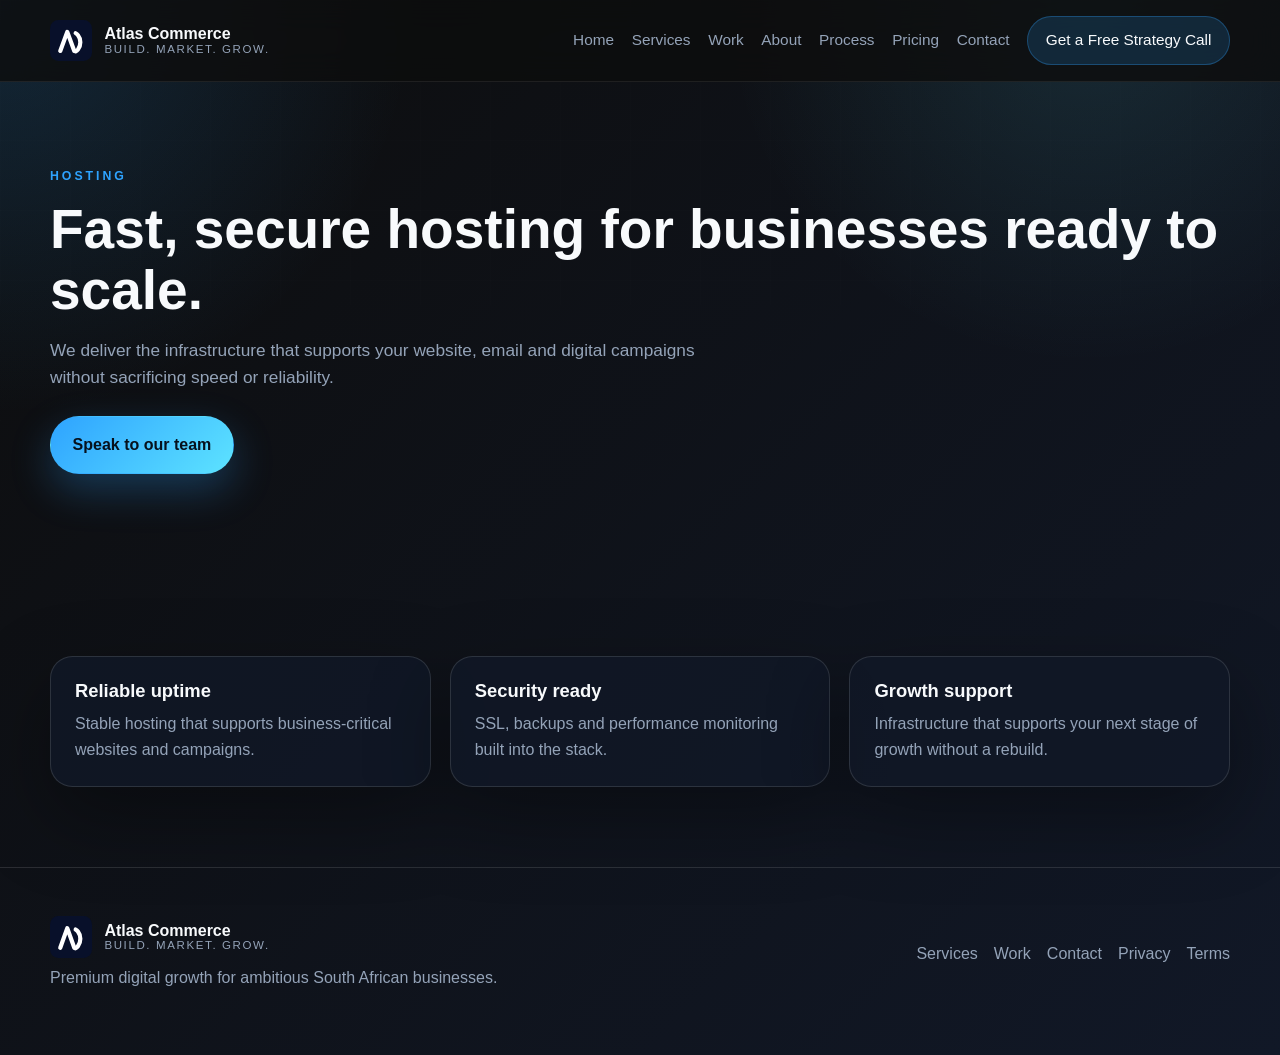
<file: hosting.html>
<!DOCTYPE html>
<html lang="en">
<head>
  <meta charset="UTF-8" />
  <meta name="viewport" content="width=device-width, initial-scale=1.0" />
  <title>Hosting & Infrastructure | Atlas Commerce</title>
  <meta name="description" content="Atlas Commerce provides reliable hosting and digital infrastructure that helps websites stay fast, secure and ready to scale." />
  <meta name="keywords" content="website hosting South Africa, web hosting Pretoria, managed hosting, secure website hosting" />
  <meta name="author" content="Atlas Commerce" />
  <meta name="robots" content="index, follow" />
  <meta name="theme-color" content="#0D0D0D" />
  <link rel="canonical" href="https://atlascommerce.co.za/hosting.html" />
  <link rel="stylesheet" href="assets/css/styles.css" />
  <link rel="icon" href="favicon.svg" type="image/svg+xml" />
</head>
<body>
  <div class="page-shell">
    <header class="site-header">
      <div class="container header-inner">
        <a class="brand" href="index.html">
          <img src="assets/images/logo.svg" alt="Atlas Commerce logo" class="brand-logo" />
          <div class="brand-text">
            <span>Atlas Commerce</span>
            <small>Build. Market. Grow.</small>
          </div>
        </a>
        <button class="nav-toggle" aria-label="Toggle navigation" aria-controls="site-navigation" aria-expanded="false">
          <span></span><span></span><span></span>
        </button>
        <nav id="site-navigation" class="site-nav">
          <a href="index.html#top">Home</a>
          <a href="index.html#services">Services</a>
          <a href="index.html#work">Work</a>
          <a href="index.html#about">About</a>
          <a href="index.html#process">Process</a>
          <a href="index.html#pricing">Pricing</a>
          <a href="contact.html">Contact</a>
          <a class="nav-cta" href="contact.html">Get a Free Strategy Call</a>
        </nav>
      </div>
    </header>

    <main>
      <section class="section-large container">
        <div class="hero-copy reveal">
          <span class="eyebrow">Hosting</span>
          <h1>Fast, secure hosting for businesses ready to scale.</h1>
          <p>We deliver the infrastructure that supports your website, email and digital campaigns without sacrificing speed or reliability.</p>
          <div class="hero-actions">
            <a class="btn btn-primary" href="contact.html">Speak to our team</a>
          </div>
        </div>
      </section>

      <section class="section-large container">
        <div class="service-grid">
          <article class="service-card reveal">
            <h3>Reliable uptime</h3>
            <p>Stable hosting that supports business-critical websites and campaigns.</p>
          </article>
          <article class="service-card reveal">
            <h3>Security ready</h3>
            <p>SSL, backups and performance monitoring built into the stack.</p>
          </article>
          <article class="service-card reveal">
            <h3>Growth support</h3>
            <p>Infrastructure that supports your next stage of growth without a rebuild.</p>
          </article>
        </div>
      </section>
    </main>

    <footer class="site-footer">
      <div class="container footer-grid">
        <div>
          <a class="brand" href="index.html">
            <img src="assets/images/logo.svg" alt="Atlas Commerce logo" class="brand-logo" />
            <div class="brand-text">
              <span>Atlas Commerce</span>
              <small>Build. Market. Grow.</small>
            </div>
          </a>
          <p>Premium digital growth for ambitious South African businesses.</p>
        </div>
        <div class="footer-links">
          <a href="design.html">Services</a>
          <a href="portfolio.html">Work</a>
          <a href="contact.html">Contact</a>
          <a href="privacy.html">Privacy</a>
          <a href="terms.html">Terms</a>
        </div>
      </div>
    </footer>
  </div>
  <script src="assets/js/main.js"></script>
</body>
</html>
</file>
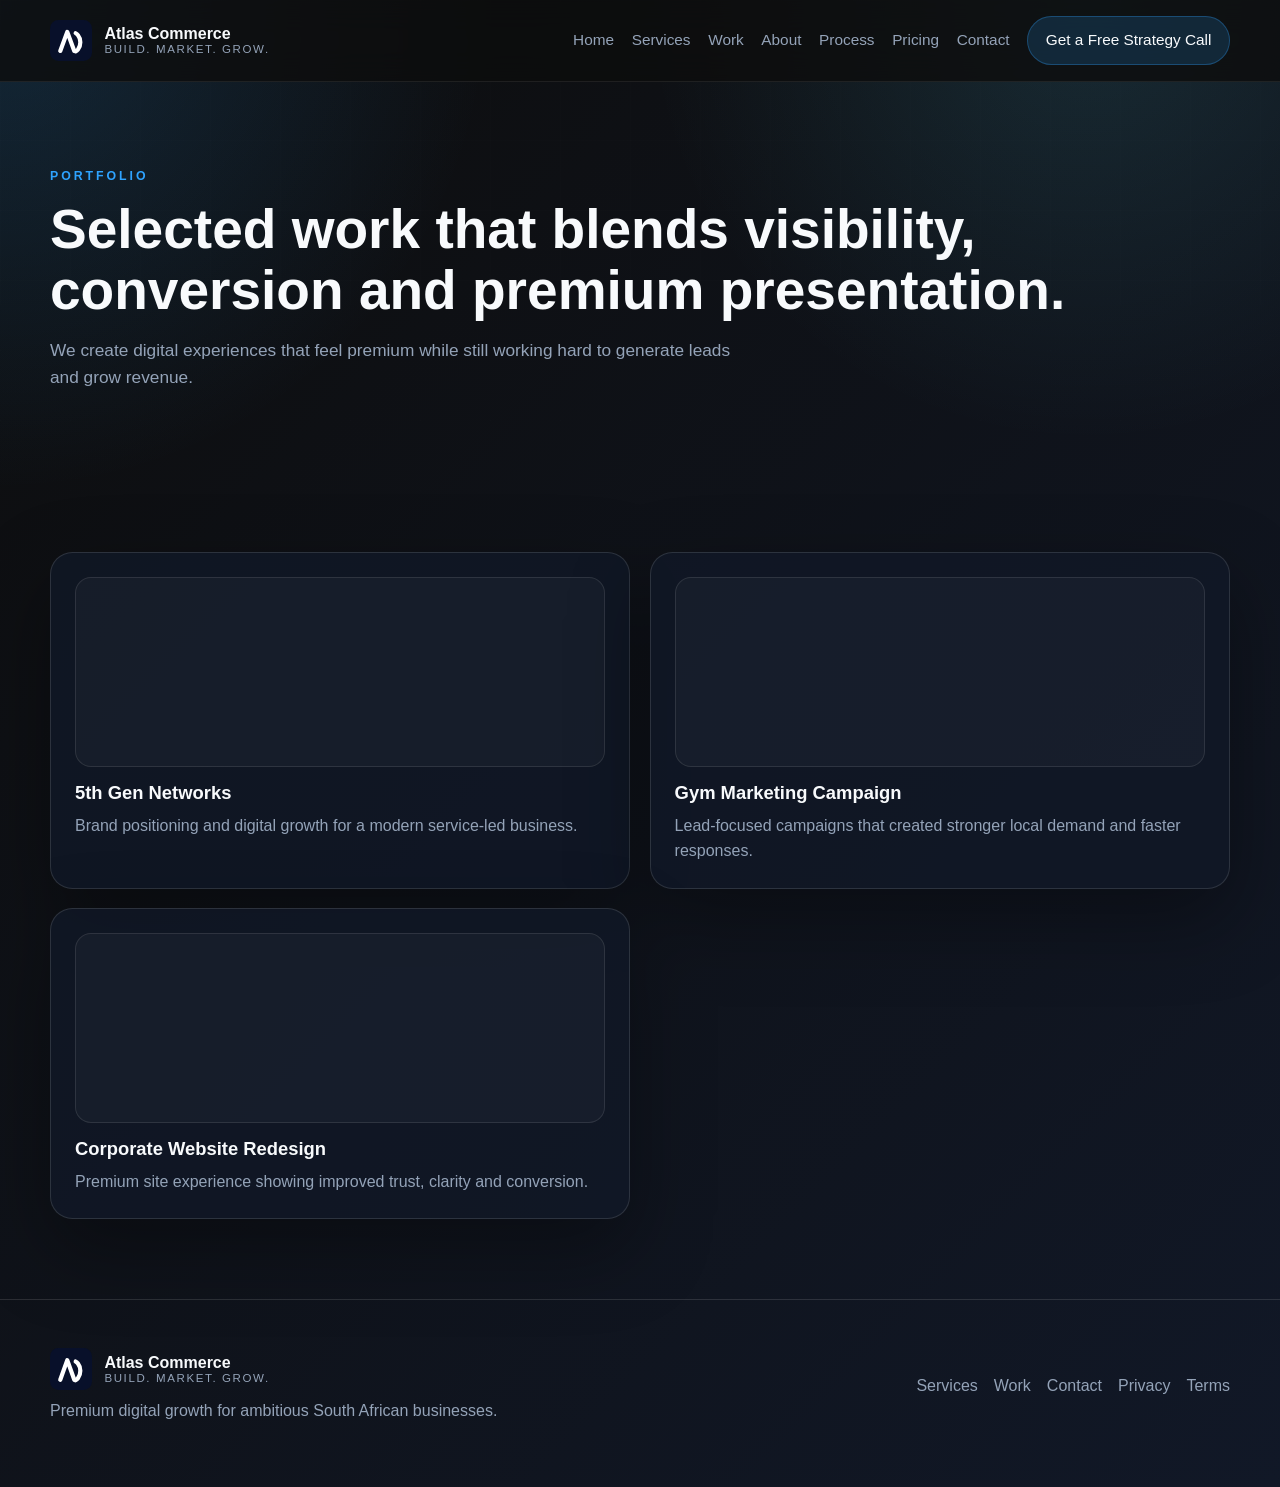
<file: portfolio.html>
<!DOCTYPE html>
<html lang="en">
<head>
  <meta charset="UTF-8" />
  <meta name="viewport" content="width=device-width, initial-scale=1.0" />
  <title>Portfolio | Atlas Commerce</title>
  <meta name="description" content="Explore recent Atlas Commerce projects that reflect premium web design, content strategy and digital growth work for modern brands." />
  <meta name="keywords" content="portfolio website South Africa, digital agency portfolio, web design examples South Africa" />
  <meta name="author" content="Atlas Commerce" />
  <meta name="robots" content="index, follow" />
  <meta name="theme-color" content="#0D0D0D" />
  <link rel="canonical" href="https://atlascommerce.co.za/portfolio.html" />
  <link rel="stylesheet" href="assets/css/styles.css" />
  <link rel="icon" href="favicon.svg" type="image/svg+xml" />
</head>
<body>
  <div class="page-shell">
    <header class="site-header">
      <div class="container header-inner">
        <a class="brand" href="index.html">
          <img src="assets/images/logo.svg" alt="Atlas Commerce logo" class="brand-logo" />
          <div class="brand-text">
            <span>Atlas Commerce</span>
            <small>Build. Market. Grow.</small>
          </div>
        </a>
        <button class="nav-toggle" aria-label="Toggle navigation" aria-controls="site-navigation" aria-expanded="false">
          <span></span><span></span><span></span>
        </button>
        <nav id="site-navigation" class="site-nav">
          <a href="index.html#top">Home</a>
          <a href="index.html#services">Services</a>
          <a href="index.html#work">Work</a>
          <a href="index.html#about">About</a>
          <a href="index.html#process">Process</a>
          <a href="index.html#pricing">Pricing</a>
          <a href="contact.html">Contact</a>
          <a class="nav-cta" href="contact.html">Get a Free Strategy Call</a>
        </nav>
      </div>
    </header>

    <main>
      <section class="section-large container">
        <div class="hero-copy reveal">
          <span class="eyebrow">Portfolio</span>
          <h1>Selected work that blends visibility, conversion and premium presentation.</h1>
          <p>We create digital experiences that feel premium while still working hard to generate leads and grow revenue.</p>
        </div>
      </section>

      <section class="section-large container">
        <div class="portfolio-grid">
          <article class="portfolio-card reveal">
            <div class="portfolio-visual visual-a"></div>
            <div class="portfolio-copy">
              <h3>5th Gen Networks</h3>
              <p>Brand positioning and digital growth for a modern service-led business.</p>
            </div>
          </article>
          <article class="portfolio-card reveal">
            <div class="portfolio-visual visual-b"></div>
            <div class="portfolio-copy">
              <h3>Gym Marketing Campaign</h3>
              <p>Lead-focused campaigns that created stronger local demand and faster responses.</p>
            </div>
          </article>
          <article class="portfolio-card reveal">
            <div class="portfolio-visual visual-c"></div>
            <div class="portfolio-copy">
              <h3>Corporate Website Redesign</h3>
              <p>Premium site experience showing improved trust, clarity and conversion.</p>
            </div>
          </article>
        </div>
      </section>
    </main>

    <footer class="site-footer">
      <div class="container footer-grid">
        <div>
          <a class="brand" href="index.html">
            <img src="assets/images/logo.svg" alt="Atlas Commerce logo" class="brand-logo" />
            <div class="brand-text">
              <span>Atlas Commerce</span>
              <small>Build. Market. Grow.</small>
            </div>
          </a>
          <p>Premium digital growth for ambitious South African businesses.</p>
        </div>
        <div class="footer-links">
          <a href="design.html">Services</a>
          <a href="portfolio.html">Work</a>
          <a href="contact.html">Contact</a>
          <a href="privacy.html">Privacy</a>
          <a href="terms.html">Terms</a>
        </div>
      </div>
    </footer>
  </div>
  <script src="assets/js/main.js"></script>
</body>
</html>
</file>
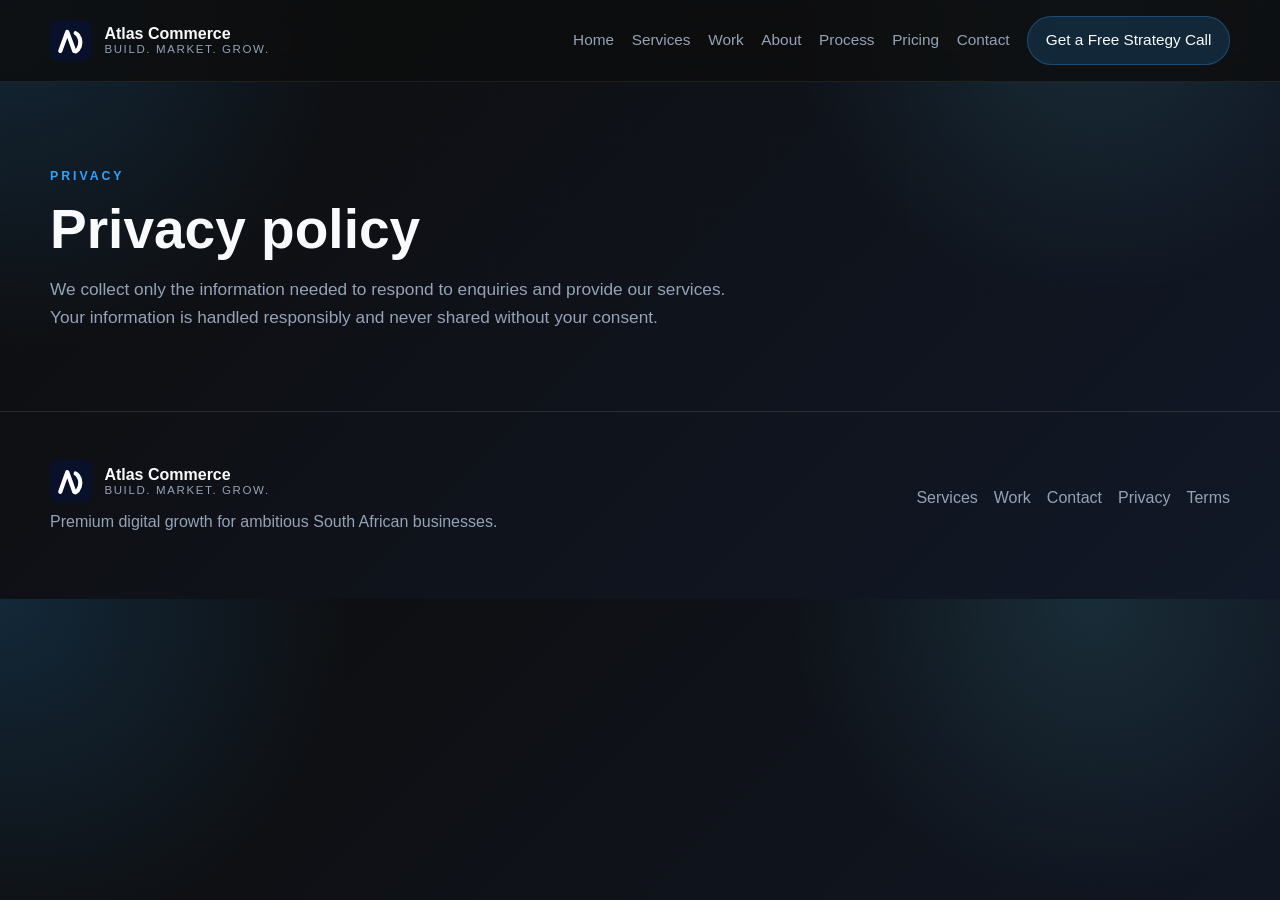
<file: privacy.html>
<!DOCTYPE html>
<html lang="en">
<head>
  <meta charset="UTF-8" />
  <meta name="viewport" content="width=device-width, initial-scale=1.0" />
  <title>Privacy Policy | Atlas Commerce</title>
  <meta name="description" content="Atlas Commerce privacy policy for website visitors, enquiry submissions and digital service engagements." />
  <meta name="author" content="Atlas Commerce" />
  <meta name="robots" content="index, follow" />
  <meta name="theme-color" content="#0D0D0D" />
  <link rel="canonical" href="https://atlascommerce.co.za/privacy.html" />
  <link rel="stylesheet" href="assets/css/styles.css" />
  <link rel="icon" href="favicon.svg" type="image/svg+xml" />
</head>
<body>
  <div class="page-shell">
    <header class="site-header">
      <div class="container header-inner">
        <a class="brand" href="index.html">
          <img src="assets/images/logo.svg" alt="Atlas Commerce logo" class="brand-logo" />
          <div class="brand-text">
            <span>Atlas Commerce</span>
            <small>Build. Market. Grow.</small>
          </div>
        </a>
        <button class="nav-toggle" aria-label="Toggle navigation" aria-controls="site-navigation" aria-expanded="false">
          <span></span><span></span><span></span>
        </button>
        <nav id="site-navigation" class="site-nav">
          <a href="index.html#top">Home</a>
          <a href="index.html#services">Services</a>
          <a href="index.html#work">Work</a>
          <a href="index.html#about">About</a>
          <a href="index.html#process">Process</a>
          <a href="index.html#pricing">Pricing</a>
          <a href="contact.html">Contact</a>
          <a class="nav-cta" href="contact.html">Get a Free Strategy Call</a>
        </nav>
      </div>
    </header>

    <main>
      <section class="section-large container">
        <div class="hero-copy reveal">
          <span class="eyebrow">Privacy</span>
          <h1>Privacy policy</h1>
          <p>We collect only the information needed to respond to enquiries and provide our services. Your information is handled responsibly and never shared without your consent.</p>
        </div>
      </section>
    </main>

    <footer class="site-footer">
      <div class="container footer-grid">
        <div>
          <a class="brand" href="index.html">
            <img src="assets/images/logo.svg" alt="Atlas Commerce logo" class="brand-logo" />
            <div class="brand-text">
              <span>Atlas Commerce</span>
              <small>Build. Market. Grow.</small>
            </div>
          </a>
          <p>Premium digital growth for ambitious South African businesses.</p>
        </div>
        <div class="footer-links">
          <a href="design.html">Services</a>
          <a href="portfolio.html">Work</a>
          <a href="contact.html">Contact</a>
          <a href="privacy.html">Privacy</a>
          <a href="terms.html">Terms</a>
        </div>
      </div>
    </footer>
  </div>
  <script src="assets/js/main.js"></script>
</body>
</html>
</file>
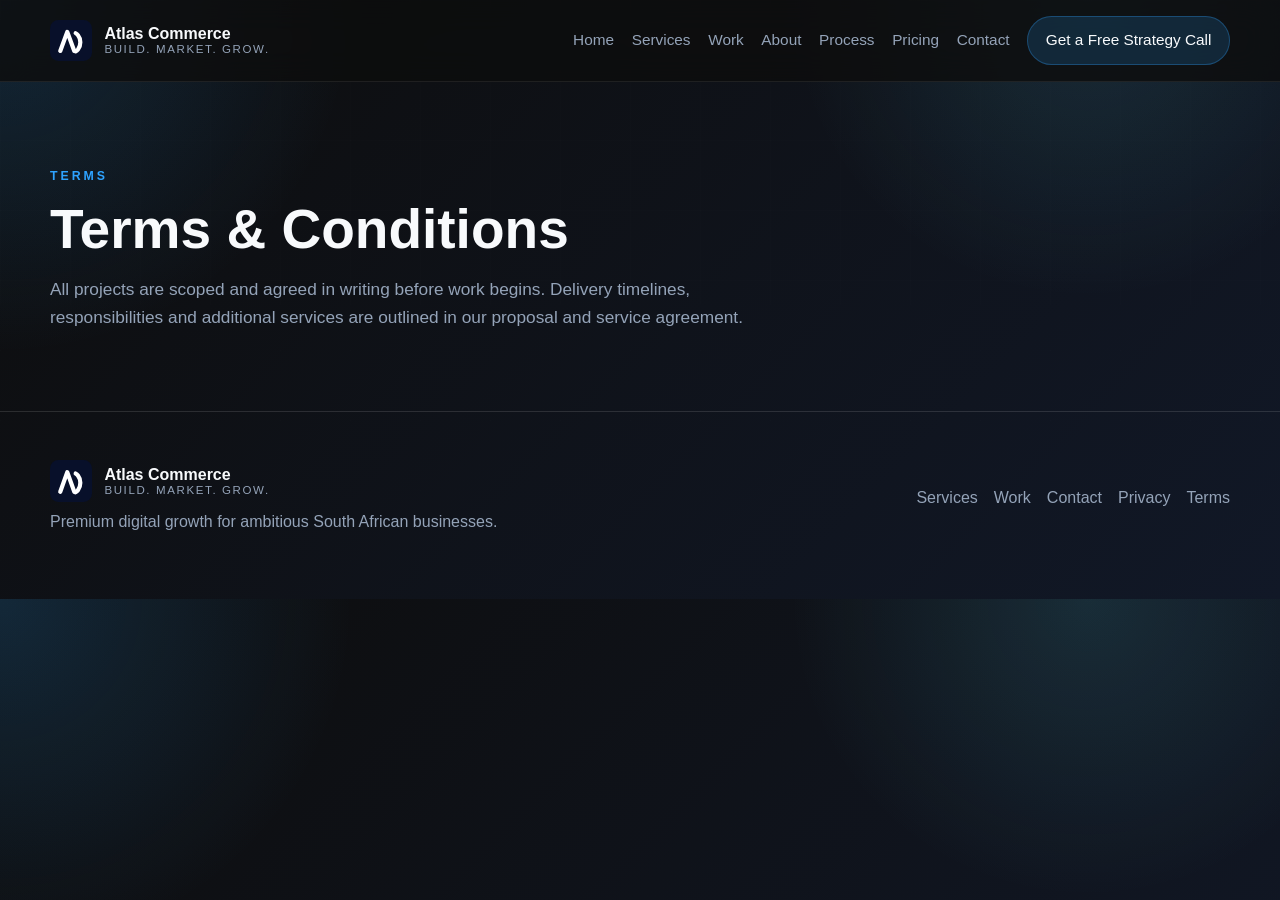
<file: terms.html>
<!DOCTYPE html>
<html lang="en">
<head>
  <meta charset="UTF-8" />
  <meta name="viewport" content="width=device-width, initial-scale=1.0" />
  <title>Terms & Conditions | Atlas Commerce</title>
  <meta name="description" content="Atlas Commerce terms and conditions for website services, consulting engagements and digital growth projects." />
  <meta name="author" content="Atlas Commerce" />
  <meta name="robots" content="index, follow" />
  <meta name="theme-color" content="#0D0D0D" />
  <link rel="canonical" href="https://atlascommerce.co.za/terms.html" />
  <link rel="stylesheet" href="assets/css/styles.css" />
  <link rel="icon" href="favicon.svg" type="image/svg+xml" />
</head>
<body>
  <div class="page-shell">
    <header class="site-header">
      <div class="container header-inner">
        <a class="brand" href="index.html">
          <img src="assets/images/logo.svg" alt="Atlas Commerce logo" class="brand-logo" />
          <div class="brand-text">
            <span>Atlas Commerce</span>
            <small>Build. Market. Grow.</small>
          </div>
        </a>
        <button class="nav-toggle" aria-label="Toggle navigation" aria-controls="site-navigation" aria-expanded="false">
          <span></span><span></span><span></span>
        </button>
        <nav id="site-navigation" class="site-nav">
          <a href="index.html#top">Home</a>
          <a href="index.html#services">Services</a>
          <a href="index.html#work">Work</a>
          <a href="index.html#about">About</a>
          <a href="index.html#process">Process</a>
          <a href="index.html#pricing">Pricing</a>
          <a href="contact.html">Contact</a>
          <a class="nav-cta" href="contact.html">Get a Free Strategy Call</a>
        </nav>
      </div>
    </header>

    <main>
      <section class="section-large container">
        <div class="hero-copy reveal">
          <span class="eyebrow">Terms</span>
          <h1>Terms & Conditions</h1>
          <p>All projects are scoped and agreed in writing before work begins. Delivery timelines, responsibilities and additional services are outlined in our proposal and service agreement.</p>
        </div>
      </section>
    </main>

    <footer class="site-footer">
      <div class="container footer-grid">
        <div>
          <a class="brand" href="index.html">
            <img src="assets/images/logo.svg" alt="Atlas Commerce logo" class="brand-logo" />
            <div class="brand-text">
              <span>Atlas Commerce</span>
              <small>Build. Market. Grow.</small>
            </div>
          </a>
          <p>Premium digital growth for ambitious South African businesses.</p>
        </div>
        <div class="footer-links">
          <a href="design.html">Services</a>
          <a href="portfolio.html">Work</a>
          <a href="contact.html">Contact</a>
          <a href="privacy.html">Privacy</a>
          <a href="terms.html">Terms</a>
        </div>
      </div>
    </footer>
  </div>
  <script src="assets/js/main.js"></script>
</body>
</html>
</file>
<file: assets/css/styles.css>
:root {
  color-scheme: dark;
  --bg: #0D0D0D;
  --bg-soft: #111827;
  --panel: rgba(17, 24, 39, 0.8);
  --panel-strong: rgba(9, 13, 24, 0.95);
  --text: #f8fafc;
  --muted: #94a3b8;
  --accent: #2EA3FF;
  --accent-2: #5DE3FF;
  --border: rgba(255, 255, 255, 0.12);
  --shadow: 0 30px 80px rgba(0, 0, 0, 0.35);
}

* {
  box-sizing: border-box;
}

html {
  scroll-behavior: smooth;
}

body {
  margin: 0;
  font-family: Inter, 'Segoe UI', Roboto, Arial, sans-serif;
  background:
    radial-gradient(circle at top left, rgba(46, 163, 255, 0.18), transparent 25%),
    radial-gradient(circle at 85% 0%, rgba(93, 227, 255, 0.12), transparent 24%),
    linear-gradient(135deg, var(--bg), var(--bg-soft));
  color: var(--text);
  line-height: 1.6;
  overflow-x: hidden;
}

body::before {
  content: '';
  position: fixed;
  inset: 0;
  background-image: linear-gradient(rgba(255,255,255,0.03) 1px, transparent 1px), linear-gradient(90deg, rgba(255,255,255,0.03) 1px, transparent 1px);
  background-size: 70px 70px;
  mask-image: linear-gradient(180deg, rgba(0,0,0,0.85), transparent);
  pointer-events: none;
  opacity: 0.45;
}

img {
  max-width: 100%;
  display: block;
}

::selection {
  background: rgba(46, 163, 255, 0.35);
  color: var(--text);
}

.container {
  width: min(1180px, calc(100% - 2rem));
  margin: 0 auto;
}

.page-shell {
  position: relative;
  isolation: isolate;
}

.site-header {
  position: sticky;
  top: 0;
  z-index: 100;
  backdrop-filter: blur(16px);
  background: rgba(13, 13, 13, 0.8);
  border-bottom: 1px solid rgba(255,255,255,0.08);
}

.header-inner {
  display: flex;
  align-items: center;
  justify-content: space-between;
  gap: 1rem;
  padding: 1rem 0;
}

.brand {
  display: inline-flex;
  align-items: center;
  gap: 0.8rem;
  color: var(--text);
  text-decoration: none;
}

.brand-logo {
  width: 2.6rem;
  height: 2.6rem;
}

.brand-text {
  display: grid;
  line-height: 1.1;
}

.brand-text span {
  font-weight: 700;
}

.brand-text small {
  color: var(--muted);
  font-size: 0.72rem;
  letter-spacing: 0.14em;
  text-transform: uppercase;
}

.site-nav {
  display: flex;
  align-items: center;
  gap: 1.1rem;
  flex-wrap: wrap;
}

.site-nav a {
  color: var(--muted);
  text-decoration: none;
  font-size: 0.96rem;
  transition: color 0.2s ease;
}

.site-nav a:hover,
.site-nav a:focus-visible {
  color: var(--text);
}

.nav-cta {
  padding: 0.7rem 1.1rem;
  border-radius: 999px;
  background: rgba(46, 163, 255, 0.16);
  color: var(--text) !important;
  border: 1px solid rgba(46, 163, 255, 0.3);
}

.nav-toggle {
  display: none;
  border: 0;
  background: transparent;
  cursor: pointer;
  padding: 0.25rem;
}

.nav-toggle span {
  display: block;
  width: 1.55rem;
  height: 2px;
  background: var(--text);
  margin: 0.28rem 0;
  border-radius: 999px;
}

.section-large {
  padding: 5rem 0;
}

.section-alt {
  background: rgba(255,255,255,0.02);
  border-top: 1px solid var(--border);
  border-bottom: 1px solid var(--border);
}

.eyebrow {
  display: inline-block;
  margin-bottom: 0.8rem;
  color: var(--accent);
  text-transform: uppercase;
  letter-spacing: 0.24em;
  font-size: 0.77rem;
  font-weight: 700;
}

h1,
h2,
h3 {
  margin: 0;
  line-height: 1.1;
}

h1 {
  font-size: clamp(2.6rem, 4.3vw, 4.3rem);
  margin-bottom: 1rem;
}

h2 {
  font-size: clamp(2rem, 2.6vw, 2.7rem);
  margin-bottom: 0.8rem;
}

h3 {
  font-size: 1.15rem;
  margin-bottom: 0.6rem;
}

p {
  margin: 0;
  color: var(--muted);
}

.hero {
  min-height: 86vh;
  display: grid;
  align-items: center;
}

.hero-grid,
.why-grid,
.about-grid,
.contact-wrap {
  display: grid;
  gap: 2rem;
  align-items: center;
}

.hero-grid {
  grid-template-columns: 1.1fr 0.9fr;
}

.hero-copy p {
  font-size: 1.08rem;
  max-width: 700px;
}

.hero-actions {
  display: flex;
  flex-wrap: wrap;
  gap: 0.9rem;
  margin: 1.5rem 0 1.4rem;
}

.btn {
  display: inline-flex;
  justify-content: center;
  align-items: center;
  padding: 0.95rem 1.35rem;
  border-radius: 999px;
  border: 1px solid transparent;
  text-decoration: none;
  font-weight: 700;
  transition: transform 0.25s ease, box-shadow 0.25s ease, background 0.25s ease;
}

.btn:hover {
  transform: translateY(-2px);
}

.btn-primary {
  background: linear-gradient(135deg, var(--accent), var(--accent-2));
  color: #06111d;
  box-shadow: 0 16px 40px rgba(46, 163, 255, 0.28);
}

.btn-secondary {
  background: rgba(255,255,255,0.05);
  color: var(--text);
  border-color: rgba(255,255,255,0.1);
}

.trust-row {
  display: flex;
  flex-wrap: wrap;
  gap: 0.7rem;
  margin-top: 1.2rem;
}

.trust-pill {
  padding: 0.65rem 0.95rem;
  border-radius: 999px;
  background: rgba(255,255,255,0.04);
  border: 1px solid rgba(255,255,255,0.08);
  color: var(--text);
  font-size: 0.9rem;
}

.hero-visual {
  position: relative;
}

.orbital-grid {
  position: relative;
  min-height: 420px;
  border-radius: 2rem;
  padding: 2rem;
  background: linear-gradient(140deg, rgba(255,255,255,0.08), rgba(255,255,255,0.03));
  border: 1px solid var(--border);
  box-shadow: var(--shadow);
  overflow: hidden;
}

.glow-ring {
  position: absolute;
  border-radius: 50%;
  border: 1px solid rgba(46, 163, 255, 0.35);
  box-shadow: inset 0 0 40px rgba(46, 163, 255, 0.12), 0 0 30px rgba(46, 163, 255, 0.16);
  animation: pulse 6s ease-in-out infinite;
}

.ring-1 {
  width: 220px;
  height: 220px;
  top: 3rem;
  right: 3rem;
}

.ring-2 {
  width: 300px;
  height: 300px;
  bottom: -3rem;
  left: -2rem;
  animation-delay: 1.5s;
}

.visual-card {
  position: absolute;
  inset: auto 2rem 2rem auto;
  background: rgba(8, 13, 24, 0.9);
  border: 1px solid rgba(46, 163, 255, 0.28);
  border-radius: 1.25rem;
  padding: 1.25rem;
  width: min(260px, 72%);
  box-shadow: var(--shadow);
}

.visual-card-header {
  color: var(--accent);
  font-weight: 700;
  margin-bottom: 1rem;
}

.visual-metric {
  display: flex;
  flex-direction: column;
  margin-bottom: 0.8rem;
}

.visual-metric strong {
  font-size: 1.6rem;
}

.visual-metric span {
  color: var(--muted);
  font-size: 0.95rem;
}

.visual-bar {
  height: 8px;
  border-radius: 999px;
  background: linear-gradient(90deg, var(--accent), var(--accent-2));
  margin-top: 0.6rem;
}

.section-heading {
  max-width: 760px;
  margin-bottom: 2rem;
}

.section-heading p {
  font-size: 1rem;
}

.service-grid,
.feature-grid,
.portfolio-grid,
.pricing-grid,
.metrics-grid {
  display: grid;
  gap: 1.2rem;
}

.service-grid {
  grid-template-columns: repeat(3, minmax(0, 1fr));
}

.service-card,
.feature-card,
.portfolio-card,
.pricing-card,
.metric-card,
.contact-card,
.about-panel {
  background: var(--panel);
  border: 1px solid var(--border);
  border-radius: 1.4rem;
  box-shadow: var(--shadow);
  padding: 1.5rem;
  transition: transform 0.25s ease, border-color 0.25s ease, box-shadow 0.25s ease;
}

.service-card:hover,
.feature-card:hover,
.portfolio-card:hover,
.pricing-card:hover,
.metric-card:hover,
.contact-card:hover,
.about-panel:hover {
  transform: translateY(-4px);
  border-color: rgba(46, 163, 255, 0.4);
  box-shadow: 0 24px 45px rgba(0,0,0,0.25);
}

.service-icon {
  display: inline-flex;
  align-items: center;
  justify-content: center;
  width: 2.8rem;
  height: 2.8rem;
  border-radius: 999px;
  background: rgba(46, 163, 255, 0.16);
  color: var(--accent);
  font-size: 0.9rem;
  font-weight: 700;
  margin-bottom: 1rem;
}

.card-link {
  display: inline-block;
  margin-top: 1rem;
  color: var(--accent);
  text-decoration: none;
  font-weight: 700;
}

.why-grid {
  grid-template-columns: 0.9fr 1.1fr;
}

.feature-grid {
  grid-template-columns: repeat(2, minmax(0, 1fr));
}

.process-timeline {
  display: grid;
  grid-template-columns: repeat(5, minmax(0, 1fr));
  gap: 1rem;
}

.process-step {
  background: rgba(255,255,255,0.04);
  border: 1px solid rgba(255,255,255,0.08);
  border-radius: 1.2rem;
  padding: 1.2rem;
}

.process-step span {
  display: inline-block;
  margin-bottom: 0.8rem;
  color: var(--accent);
  font-weight: 700;
}

.portfolio-grid {
  grid-template-columns: repeat(2, minmax(0, 1fr));
}

.portfolio-visual {
  height: 190px;
  border-radius: 1rem;
  margin-bottom: 1rem;
  border: 1px solid rgba(255,255,255,0.1);
  overflow: hidden;
  background: rgba(255,255,255,0.03);
}

.portfolio-visual img {
  width: 100%;
  height: 100%;
  object-fit: cover;
  display: block;
}

.portfolio-copy span {
  display: inline-block;
  margin-top: 0.8rem;
  color: var(--accent);
  font-weight: 700;
}

.testimonial-carousel {
  position: relative;
}

.testimonial-track {
  position: relative;
  min-height: 200px;
}

.testimonial-card {
  display: none;
  padding: 1.5rem;
  border-radius: 1.3rem;
  background: rgba(255,255,255,0.04);
  border: 1px solid rgba(255,255,255,0.08);
}

.testimonial-card.active {
  display: block;
}

.testimonial-card p {
  font-size: 1.1rem;
  color: var(--text);
  margin-bottom: 1rem;
}

.testimonial-controls {
  display: flex;
  align-items: center;
  justify-content: center;
  gap: 0.8rem;
  margin-top: 1rem;
}

.testimonial-nav {
  width: 2.5rem;
  height: 2.5rem;
  border-radius: 50%;
  border: 1px solid rgba(255,255,255,0.12);
  background: rgba(255,255,255,0.05);
  color: var(--text);
  cursor: pointer;
}

.dot-group {
  display: flex;
  gap: 0.45rem;
}

.dot-group button {
  width: 0.7rem;
  height: 0.7rem;
  border-radius: 50%;
  border: 0;
  background: rgba(255,255,255,0.24);
  cursor: pointer;
}

.dot-group button.active {
  background: var(--accent);
}

.pricing-grid {
  grid-template-columns: repeat(3, minmax(0, 1fr));
}

.pricing-card {
  position: relative;
}

.pricing-card ul {
  padding-left: 1.1rem;
  color: var(--muted);
  display: grid;
  gap: 0.55rem;
}

.price {
  font-size: 2rem;
  font-weight: 800;
  color: var(--text);
}

.pricing-card.featured {
  border-color: rgba(46, 163, 255, 0.4);
  transform: translateY(-6px);
}

.badge {
  display: inline-flex;
  padding: 0.35rem 0.7rem;
  border-radius: 999px;
  background: rgba(46, 163, 255, 0.15);
  color: var(--accent);
  font-size: 0.8rem;
  margin-bottom: 0.8rem;
}

.about-grid {
  grid-template-columns: 1.05fr 0.95fr;
}

.about-stack {
  display: grid;
  gap: 1rem;
}

.metrics-grid {
  grid-template-columns: repeat(4, minmax(0, 1fr));
}

.metric-card {
  text-align: center;
}

.metric-card strong {
  display: block;
  font-size: 2rem;
  margin-bottom: 0.3rem;
}

.contact-wrap {
  grid-template-columns: 0.85fr 1.15fr;
}

.contact-list {
  display: grid;
  gap: 0.6rem;
  margin-top: 1.2rem;
}

.contact-list a,
.contact-list span {
  color: var(--muted);
  text-decoration: none;
}

.contact-card {
  display: grid;
  gap: 0.65rem;
}

.contact-card label {
  color: var(--text);
  font-size: 0.95rem;
}

.contact-card input,
.contact-card textarea {
  width: 100%;
  border: 1px solid rgba(255,255,255,0.12);
  background: rgba(255,255,255,0.03);
  color: var(--text);
  padding: 0.9rem 1rem;
  border-radius: 0.9rem;
  resize: vertical;
}

.contact-card input:focus,
.contact-card textarea:focus {
  outline: 2px solid rgba(46, 163, 255, 0.2);
  border-color: rgba(46, 163, 255, 0.35);
}

.site-footer {
  padding: 3rem 0 4rem;
  border-top: 1px solid var(--border);
}

.footer-grid {
  display: flex;
  justify-content: space-between;
  gap: 2rem;
  align-items: center;
}

.footer-links {
  display: flex;
  flex-wrap: wrap;
  gap: 1rem;
}

.footer-links a {
  color: var(--muted);
  text-decoration: none;
}

.reveal {
  opacity: 0;
  transform: translateY(20px);
  transition: opacity 0.7s ease, transform 0.7s ease;
}

.reveal.visible {
  opacity: 1;
  transform: translateY(0);
}

@keyframes pulse {
  0%, 100% { transform: scale(1); opacity: 0.7; }
  50% { transform: scale(1.04); opacity: 1; }
}

@media (max-width: 980px) {
  .hero-grid,
  .why-grid,
  .about-grid,
  .contact-wrap {
    grid-template-columns: 1fr;
  }

  .service-grid,
  .feature-grid,
  .portfolio-grid,
  .pricing-grid,
  .metrics-grid,
  .process-timeline {
    grid-template-columns: repeat(2, minmax(0, 1fr));
  }
}

@media (max-width: 760px) {
  .nav-toggle {
    display: block;
  }

  .site-nav {
    position: absolute;
    top: calc(100% + 0.6rem);
    right: 1rem;
    flex-direction: column;
    align-items: flex-start;
    padding: 1rem;
    border-radius: 1rem;
    background: rgba(10, 14, 24, 0.96);
    border: 1px solid var(--border);
    min-width: 220px;
    opacity: 0;
    pointer-events: none;
    transform: translateY(-6px);
    transition: opacity 0.2s ease, transform 0.2s ease;
  }

  .site-nav.open {
    opacity: 1;
    pointer-events: auto;
    transform: translateY(0);
  }

  .hero {
    min-height: auto;
    padding-top: 3rem;
  }

  .service-grid,
  .feature-grid,
  .portfolio-grid,
  .pricing-grid,
  .metrics-grid,
  .process-timeline {
    grid-template-columns: 1fr;
  }

  .footer-grid {
    flex-direction: column;
    align-items: flex-start;
  }
}
</file>
